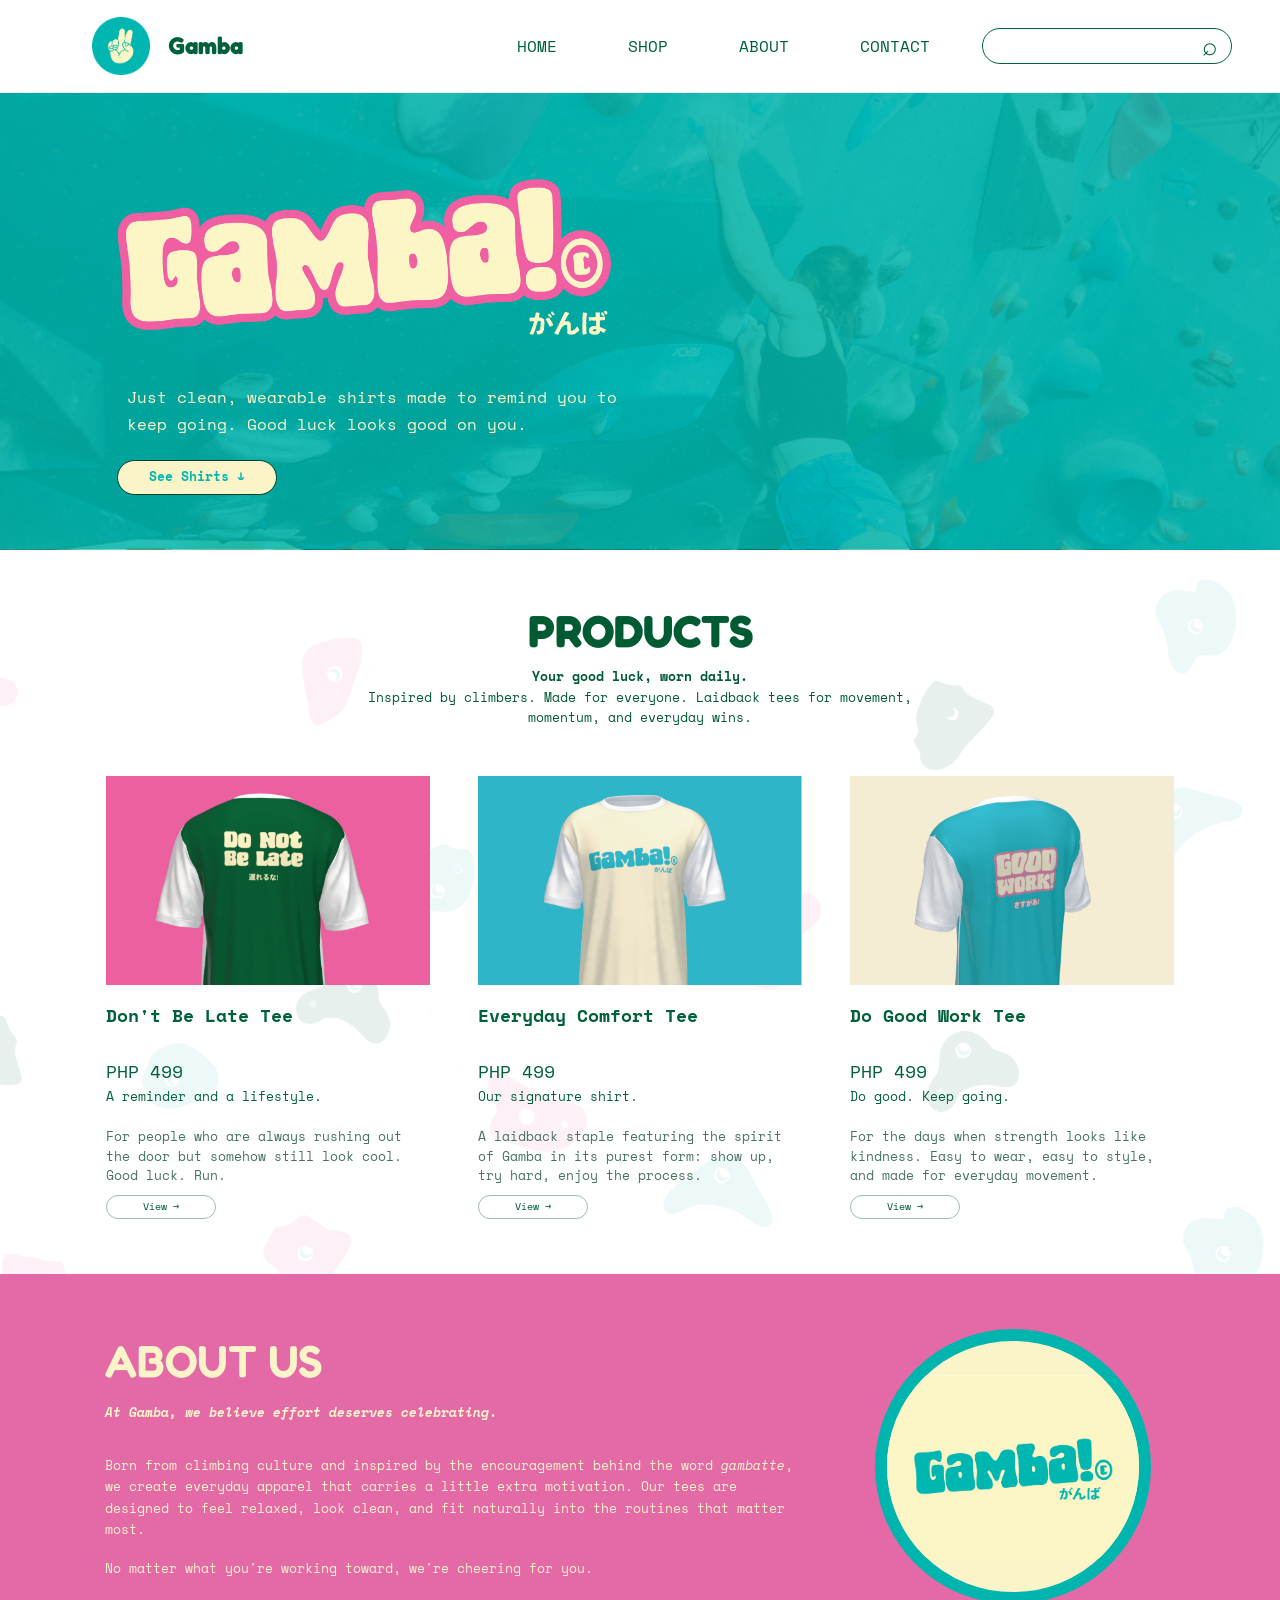
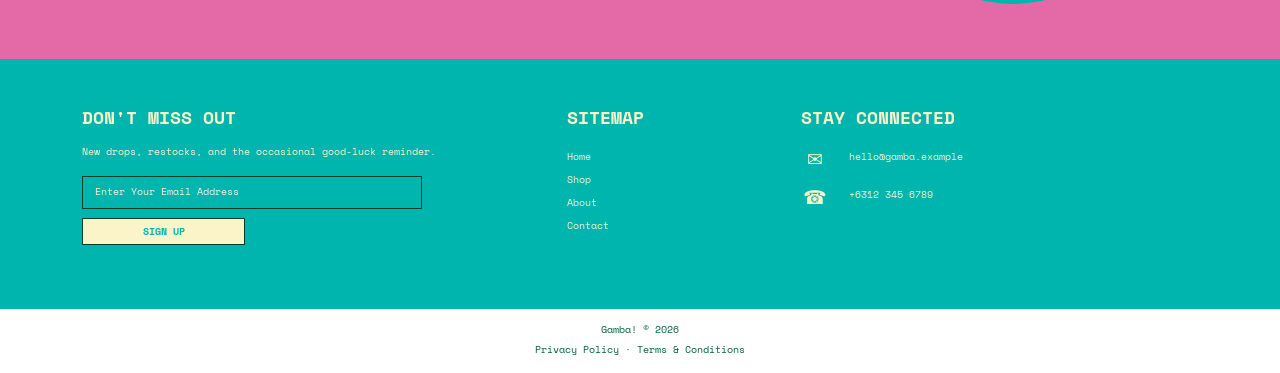
<file: index.html>
<!DOCTYPE html>
<html lang="en">

<head>
    <meta charset="UTF-8">
    <meta name="viewport" content="width=device-width, initial-scale=1">
    <meta name="description" content="Gamba! — good luck looks good on you.">
    <title>Home | Gamba</title>
    <link rel="preconnect" href="https://fonts.googleapis.com">
    <link rel="preconnect" href="https://fonts.gstatic.com" crossorigin>
    <link href="https://fonts.googleapis.com/css2?family=Fredoka:wght@400;500;600;700&family=Space+Mono:wght@400;700&display=swap" rel="stylesheet">
    <link href="https://cdn.jsdelivr.net/npm/bootstrap@5.3.3/dist/css/bootstrap.min.css" rel="stylesheet">
    <link rel="stylesheet" href="css/style.css">
</head>

<body>
    <header class="site-header">
        <nav class="navbar navbar-expand-lg">
            <div class="container-fluid px-lg-5">
                <a class="navbar-brand d-flex align-items-center" href="index.html">
                    <img src="images\gambaheaderlogo.png" alt="Gamba! logo" class="brand-logo">
                    <span class="brand-name">Gamba</span>
                </a>
                <button class="navbar-toggler" type="button" data-bs-toggle="collapse" data-bs-target="#mainNavbar" aria-controls="mainNavbar" aria-expanded="false" aria-label="Toggle navigation"><span class="navbar-toggler-icon"></span></button>
                <div class="collapse navbar-collapse" id="mainNavbar">
                    <ul class="navbar-nav ms-auto m-4">
                        <li class="nav-item"><a class="nav-link" href="index.html">Home</a></li>
                        <li class="nav-item"><a class="nav-link" href="index.html#products">Shop</a></li>
                        <li class="nav-item"><a class="nav-link" href="index.html#about">About</a></li>
                        <li class="nav-item"><a class="nav-link" href="contact-us.html">Contact</a></li>
                    </ul>
                    <form class="search-form d-flex" action="index.html" method="get" role="search">
                        <input class="form-control" type="search" name="search" aria-label="Search products">
                        <button class="search-btn" type="submit" aria-label="Search">⌕</button>
                    </form>
                </div>
            </div>
        </nav>
    </header>

    <main>
        <section class="hero-section">
            <div class="container hero-content">
                <div class="hero-copy">
                    <img src="images\herosectionlogo.png" alt="Gamba!" class="hero-logo">

                    <p class="hero-tagline">Just clean, wearable shirts made to remind you to
                        <br class="desktop-break"> keep going. Good luck looks good on you.</p>
                    <a href="#products" class="btn hero-cta">See Shirts ↓</a>
                </div>
            </div>
        </section>

        <section class="products-section section-pad" id="products">
            <div class="container">
                <div class="section-heading text-center">
                    <h2>PRODUCTS</h2>
                    <p><strong>Your good luck, worn daily.</strong>
                        <br>Inspired by climbers. Made for everyone. Laidback tees for movement,
                        <br class="desktop-break"> momentum, and everyday wins.</p>
                </div>
                <div class="row g-4 product-grid">
                    <div class="col-md-4">
                        <article class="product-card" data-product-name="don't be late tee">
                            <a class="product-image-link" href="dont-be-late-tee.html"><img src="images\dont-be-late-shirt.png" alt="Don't Be Late green T-shirt"></a>
                            <h3>Don't Be Late Tee</h3>
                            <p class="price">PHP 499</p>
                            <p class="product-short">A reminder and a lifestyle.</p>
                            <p class="product-description">For people who are always rushing out the door but somehow still look cool. Good luck. Run.</p>
                            <a href="dont-be-late-tee.html" class="view-link">View →</a>
                        </article>
                    </div>
                    <div class="col-md-4">
                        <article class="product-card" data-product-name="everyday comfort tee">
                            <a class="product-image-link" href="everyday-comfort-tee.html"><img src="images\everyday-comfort-shirt.png" alt="Everyday Comfort cream T-shirt"></a>
                            <h3>Everyday Comfort Tee</h3>
                            <p class="price">PHP 499</p>
                            <p class="product-short">Our signature shirt.</p>
                            <p class="product-description">A laidback staple featuring the spirit of Gamba in its purest form: show up, try hard, enjoy the process.</p>
                            <a href="everyday-comfort-tee.html" class="view-link">View →</a>
                        </article>
                    </div>
                    <div class="col-md-4">
                        <article class="product-card" data-product-name="do good work tee">
                            <a class="product-image-link" href="do-good-work-tee.html"><img src="images\do-good-work-shirt.png" alt="Do Good Work teal T-shirt"></a>
                            <h3>Do Good Work Tee</h3>
                            <p class="price">PHP 499</p>
                            <p class="product-short">Do good. Keep going.</p>
                            <p class="product-description">For the days when strength looks like kindness. Easy to wear, easy to style, and made for everyday movement.</p>
                            <a href="do-good-work-tee.html" class="view-link">View →</a>
                        </article>
                    </div>
                </div>
                <p id="noResults" class="no-results d-none text-center">No shirts found. Try another search.</p>
            </div>
        </section>

        <section class="about-section section-pad" id="about">
            <div class="container">
                <div class="row align-items-center g-5">
                    <div class="col-lg-8 about-us">
                        <h2>ABOUT US</h2>
                        <p class="about-lead">At Gamba, we believe effort deserves celebrating.</p>
                        <p>Born from climbing culture and inspired by the encouragement behind the word <em>gambatte</em>, we create everyday apparel that carries a little extra motivation. Our tees are designed to feel relaxed, look clean, and fit naturally
                            into the routines that matter most.</p>
                        <p>No matter what you're working toward, we're cheering for you.</p>
                    </div>
                    <div class="col-lg-4 text-center"><img src="images\gamba-logo-source.png" alt="Gamba! round logo" class="about-logo-image"></div>
                </div>
            </div>
        </section>
    </main>

    <footer>
        <div class="footer-main">
            <div class="container">
                <div class="row g-5">
                    <div class="col-lg-5">
                        <h2 class="footer-title">DON'T MISS OUT</h2>
                        <p>New drops, restocks, and the occasional good-luck reminder.</p>
                        <form class="newsletter-form" id="newsletterForm">
                            <label for="newsletterEmail" class="visually-hidden">Your email address</label>
                            <input class="form-control" type="email" id="newsletterEmail" placeholder="Enter Your Email Address" required>
                            <button class="btn newsletter-btn" type="submit">SIGN UP</button>
                            <p id="newsletterMessage" class="form-message" aria-live="polite"></p>
                        </form>
                    </div>
                    <div class="col-6 col-lg-2">
                        <h2 class="footer-title">SITEMAP</h2>
                        <ul class="footer-links">
                            <li><a href="index.html">Home</a></li>
                            <li><a href="index.html#products">Shop</a></li>
                            <li><a href="index.html#about">About</a></li>
                            <li><a href="contact-us.html">Contact</a></li>
                        </ul>
                    </div>
                    <div class="col-6 col-lg-4 stay-connected">
                        <h2 class="footer-title">STAY CONNECTED</h2>
                        <ul class="contact-list">
                            <li><span class="contact-icon">✉</span><a href="mailto:hello@gamba.example">hello@gamba.example</a></li>
                            <li><span class="contact-icon">☎︎</span><a href="tel:+631234567890">+6312 345 6789</a></li>
                        </ul>
                    </div>
                </div>
            </div>
        </div>
        <div class="footer-bottom">
            <p>Gamba! © 2026</p>
            <p><a href="privacy-policy.html">Privacy Policy</a> · <a href="terms-and-conditions.html">Terms &amp; Conditions</a></p>
        </div>
    </footer>

    <script src="https://cdn.jsdelivr.net/npm/bootstrap@5.3.3/dist/js/bootstrap.bundle.min.js"></script>
    <script src="js/script.js"></script>
</body>

</html>
</file>
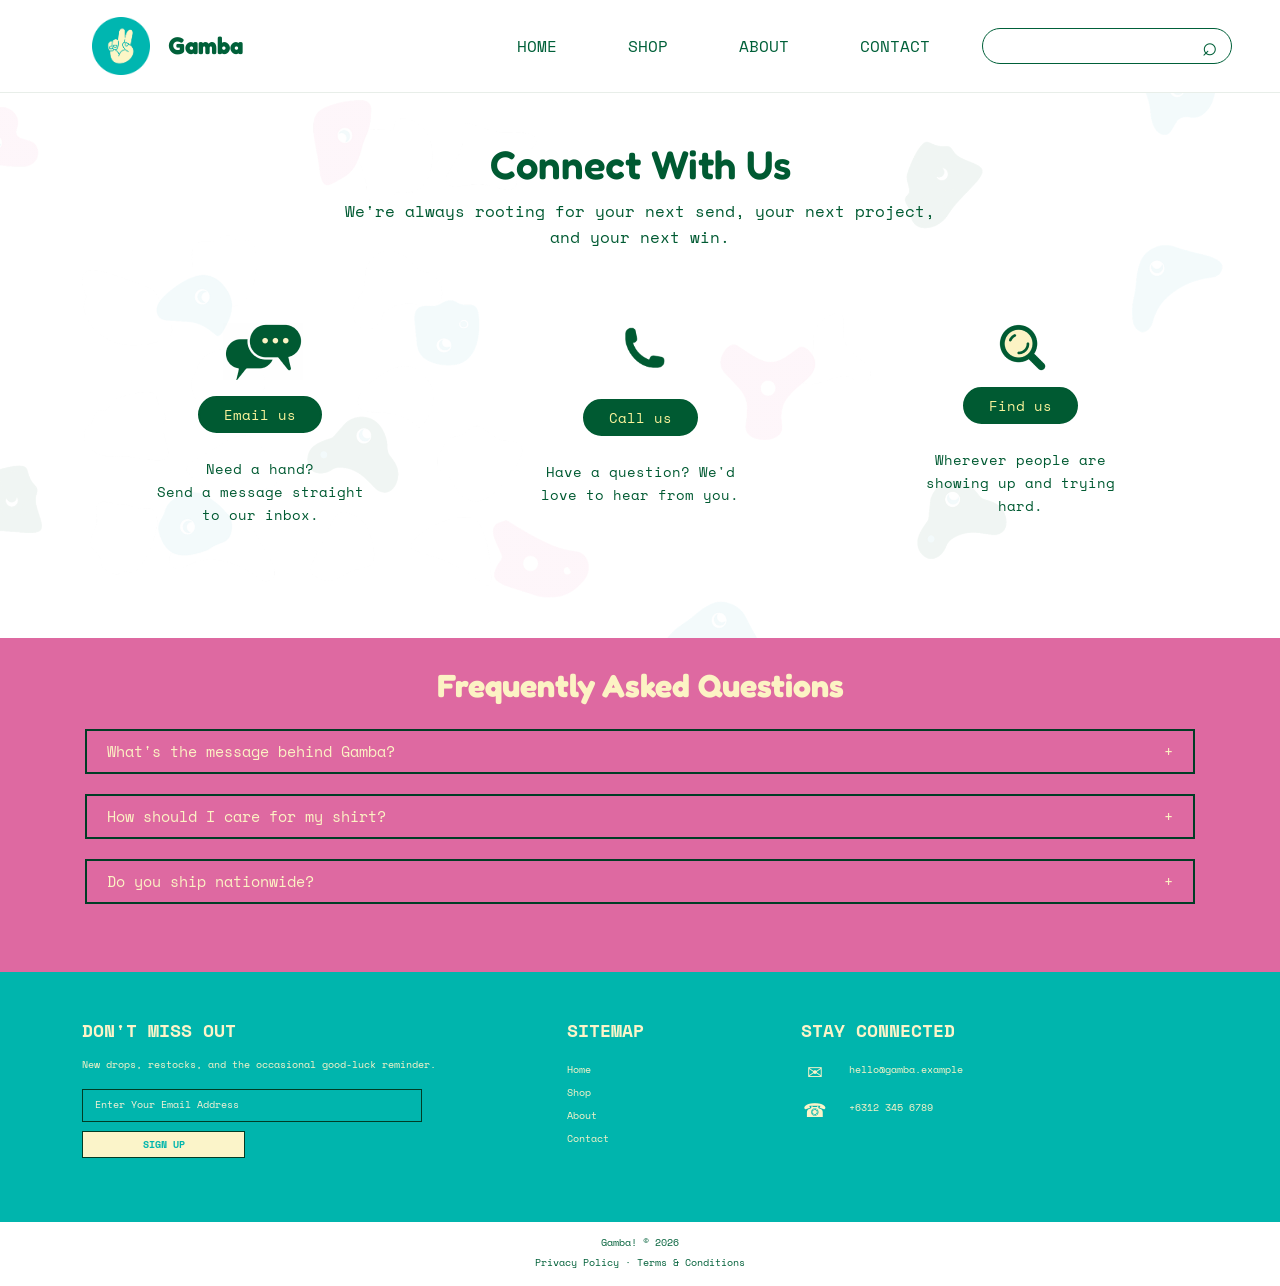
<file: contact-us.html>
<!DOCTYPE html>
<html lang="en">

<head>
    <meta charset="UTF-8">
    <meta name="viewport" content="width=device-width, initial-scale=1">
    <meta name="description" content="Gamba! — good luck looks good on you.">
    <title>Contact Us | Gamba</title>
    <link rel="preconnect" href="https://fonts.googleapis.com">
    <link rel="preconnect" href="https://fonts.gstatic.com" crossorigin>
    <link href="https://fonts.googleapis.com/css2?family=Fredoka:wght@400;500;600;700&family=Space+Mono:wght@400;700&display=swap" rel="stylesheet">
    <link href="https://cdn.jsdelivr.net/npm/bootstrap@5.3.3/dist/css/bootstrap.min.css" rel="stylesheet">
    <link rel="stylesheet" href="css/style.css">
</head>

<body>
    <header class="site-header">
        <nav class="navbar navbar-expand-lg">
            <div class="container-fluid px-lg-5">
                <a class="navbar-brand d-flex align-items-center" href="index.html">
                    <img src="images\gambaheaderlogo.png" alt="Gamba! logo" class="brand-logo">
                    <span class="brand-name">Gamba</span>
                </a>
                <button class="navbar-toggler" type="button" data-bs-toggle="collapse" data-bs-target="#mainNavbar" aria-controls="mainNavbar" aria-expanded="false" aria-label="Toggle navigation"><span class="navbar-toggler-icon"></span></button>
                <div class="collapse navbar-collapse" id="mainNavbar">
                    <ul class="navbar-nav ms-auto m-4">
                        <li class="nav-item"><a class="nav-link" href="index.html">Home</a></li>
                        <li class="nav-item"><a class="nav-link" href="index.html#products">Shop</a></li>
                        <li class="nav-item"><a class="nav-link" href="index.html#about">About</a></li>
                        <li class="nav-item"><a class="nav-link" href="contact-us.html">Contact</a></li>
                    </ul>
                    <form class="search-form d-flex" action="index.html" method="get" role="search">
                        <input class="form-control" type="search" name="search" aria-label="Search products">
                        <button class="search-btn" type="submit" aria-label="Search">⌕</button>
                    </form>
                </div>
            </div>
        </nav>
    </header>

    <!-- MAIN CONTENT -->
    <div class="connect-bg-wrapper">
        <main class="container py-5">
            <div class="text-center mb-5">
                <h1 class="connect-title">Connect With Us</h1>
                <p class="connect-subtitle mx-auto">
                    We're always rooting for your next send, your next project,
                    <br> and your next win.
                </p>
            </div>

            <div class="row g-4 text-center mb-5 justify-content-center">

                <!-- Column 1: Email -->
                <div class="col-12 col-md-4 d-flex flex-column align-items-center">
                    <div class="connect-icon-box mb-3">
                        <img src="images\email.png" alt="Email us" class="connect-icon">
                    </div>
                    <button type="button" id="toggleEmailFormBtn" class="connect-pill connect-pill-link mb-3" aria-expanded="false" aria-controls="contact-form-section">
                        Email us
                    </button>
                    <p class="connect-text">
                        Need a hand?
                        <br> Send a message straight
                        <br> to our inbox.
                    </p>
                </div>

                <!-- Column 2: Call -->
                <div class="col-12 col-md-4 d-flex flex-column align-items-center">
                    <div class="connect-icon-box mb-3">
                        <img src="images\call.png" alt="Call us" class="connect-icon">
                    </div>
                    <span class="connect-pill mb-3">Call us</span>
                    <p class="connect-text">
                        Have a question? We'd
                        <br> love to hear from you.
                    </p>
                </div>

                <!-- Column 3: Find -->
                <div class="col-12 col-md-4 d-flex flex-column align-items-center">
                    <div class="connect-icon-box mb-3">
                        <img src="images\find-us.png" alt="Find us" class="connect-icon">
                    </div>
                    <span class="connect-pill mb-3">Find us</span>
                    <p class="connect-text">
                        Wherever people are
                        <br> showing up and trying
                        <br> hard.
                    </p>
                </div>
            </div>

            <!-- CONTACT FORM -->
            <section id="contact-form-section" class="my-5 mx-auto d-none" style="max-width: 600px;">
                <h2 class="connect-title fs-2 text-center mb-4">Send Us a Message</h2>
                <form id="contactForm" class="contact-card text-start p-4 rounded">
                    <div class="mb-3">
                        <label for="emailSubject" class="form-label">Subject</label>
                        <input type="text" class="form-control" id="emailSubject" name="subject" value="Question about mode of payment" required>
                    </div>

                    <div class="mb-3">
                        <label for="emailMessage" class="form-label">Message</label>
                        <textarea class="form-control" id="emailMessage" name="message" rows="4" required>Hello. Do you accept cash on delivery within Metro Manila?</textarea>
                    </div>

                    <button type="submit" class="connect-pill connect-pill-link w-100">Send Email</button>
                    <p id="formStatus" class="mt-2 mb-0 text-center" aria-live="polite"></p>
                </form>
            </section>

        </main>
    </div>

    <section class="faq-section">
        <h2 id="faq-heading" class="text-center fw-bold mb-4">Frequently Asked Questions</h2>

        <div class="faq-list mx-auto">
            <details class="faq-item">
                <summary class="faq-question">
                    <span>What's the message behind Gamba?</span>
                    <span class="faq-icon" aria-hidden="true">+</span>
                </summary>
            </details>

            <details class="faq-item">
                <summary class="faq-question">
                    <span>How should I care for my shirt?</span>
                    <span class="faq-icon" aria-hidden="true">+</span>
                </summary>
            </details>

            <details class="faq-item">
                <summary class="faq-question">
                    <span>Do you ship nationwide?</span>
                    <span class="faq-icon" aria-hidden="true">+</span>
                </summary>
            </details>
        </div>
    </section>

    <footer>
        <div class="footer-main">
            <div class="container">
                <div class="row g-5">
                    <div class="col-lg-5">
                        <h2 class="footer-title">DON'T MISS OUT</h2>
                        <p>New drops, restocks, and the occasional good-luck reminder.</p>
                        <form class="newsletter-form" id="newsletterForm">
                            <label for="newsletterEmail" class="visually-hidden">Your email address</label>
                            <input class="form-control" type="email" id="newsletterEmail" placeholder="Enter Your Email Address" required>
                            <button class="btn newsletter-btn" type="submit">SIGN UP</button>
                            <p id="newsletterMessage" class="form-message" aria-live="polite"></p>
                        </form>
                    </div>
                    <div class="col-6 col-lg-2">
                        <h2 class="footer-title">SITEMAP</h2>
                        <ul class="footer-links">
                            <li><a href="index.html">Home</a></li>
                            <li><a href="index.html#products">Shop</a></li>
                            <li><a href="index.html#about">About</a></li>
                            <li><a href="contact-us.html">Contact</a></li>
                        </ul>
                    </div>
                    <div class="col-6 col-lg-4 stay-connected">
                        <h2 class="footer-title">STAY CONNECTED</h2>
                        <ul class="contact-list">
                            <li><span class="contact-icon">✉</span><a href="mailto:hello@gamba.example">hello@gamba.example</a></li>
                            <li><span class="contact-icon">☎︎</span><a href="tel:+631234567890">+6312 345 6789</a></li>
                        </ul>
                    </div>
                </div>
            </div>
        </div>
        <div class="footer-bottom">
            <p>Gamba! © 2026</p>
            <p><a href="privacy-policy.html">Privacy Policy</a> · <a href="terms-and-conditions.html">Terms &amp; Conditions</a></p>
        </div>
    </footer>
    <script src="https://cdn.jsdelivr.net/npm/bootstrap@5.3.3/dist/js/bootstrap.bundle.min.js"></script>
    <script src="js/script.js"></script>
</body>

</html>
</file>
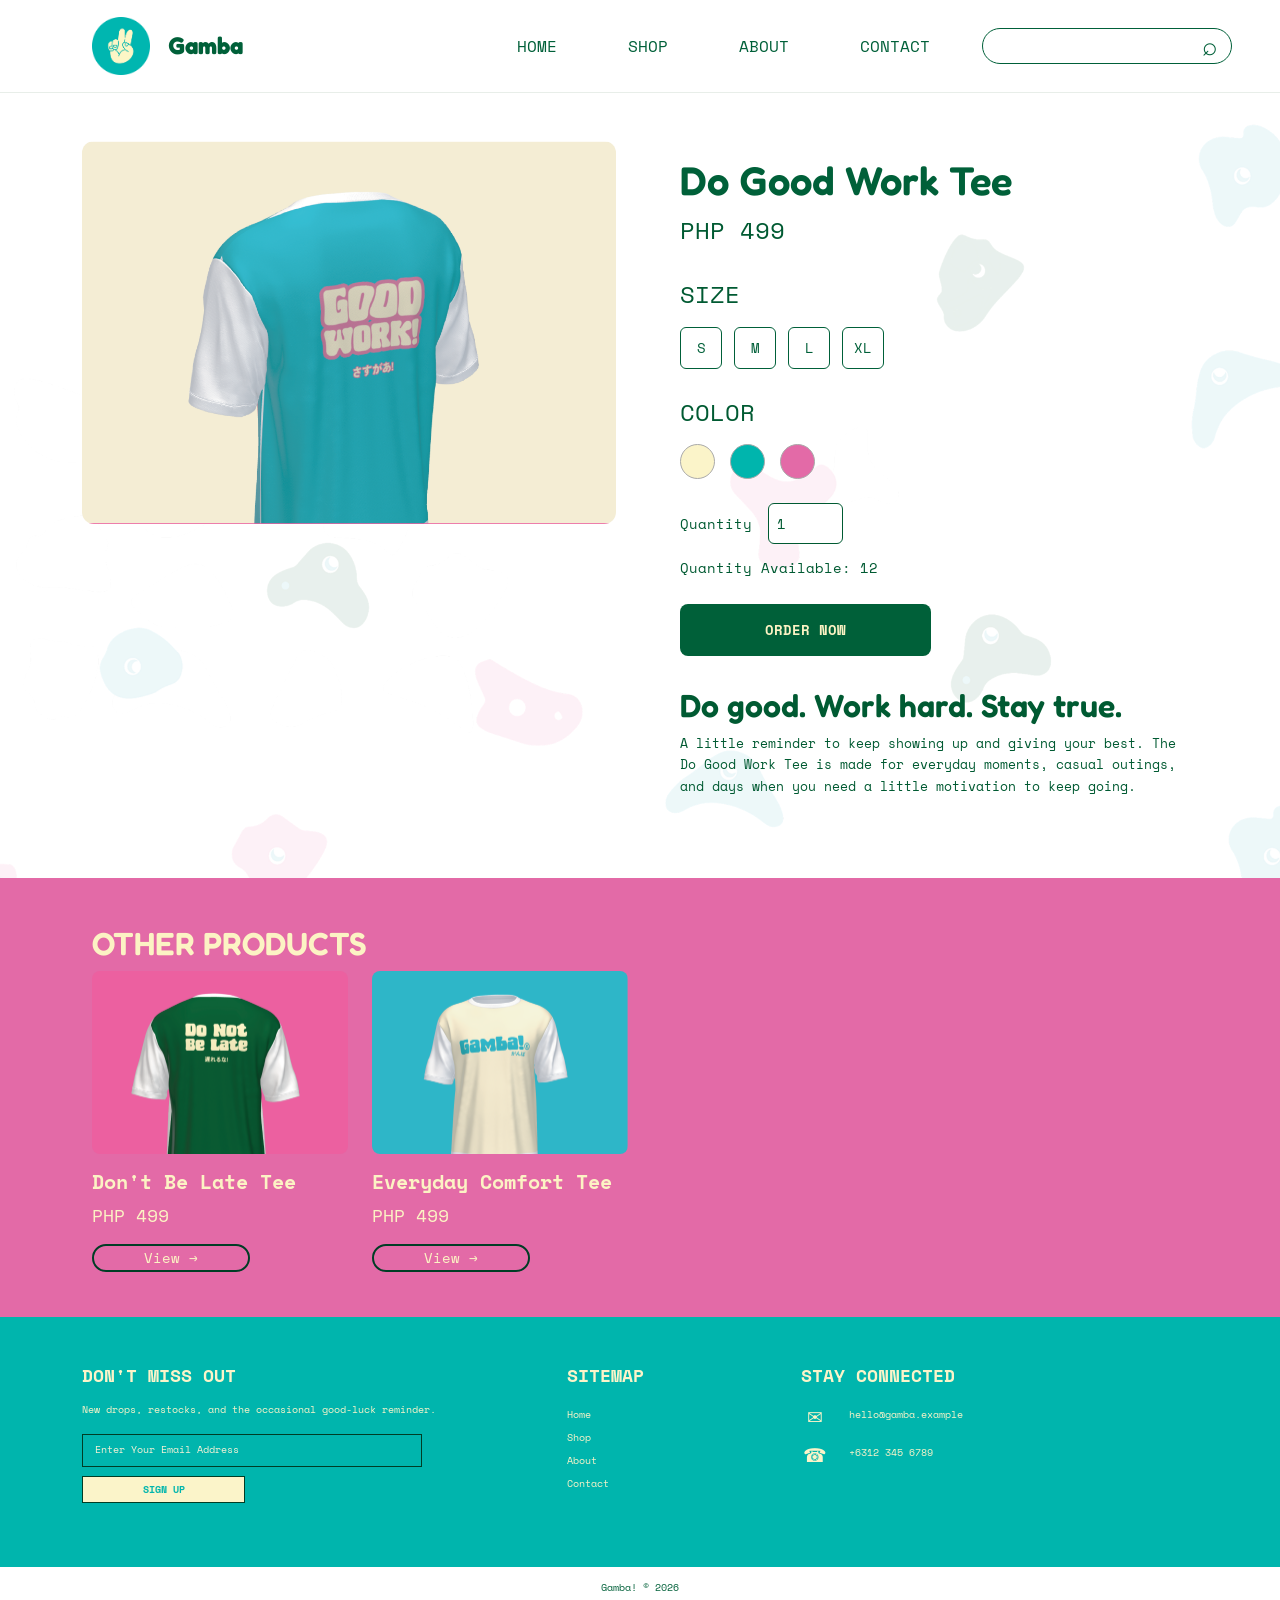
<file: do-good-work-tee.html>
<!DOCTYPE html>
<html lang="en">

<head>
    <meta charset="UTF-8">
    <meta name="viewport" content="width=device-width, initial-scale=1">
    <meta name="description" content="Gamba! — good luck looks good on you.">
    <title>Do Good Work Tee | Gamba</title>
    <link rel="preconnect" href="https://fonts.googleapis.com">
    <link rel="preconnect" href="https://fonts.gstatic.com" crossorigin>
    <link href="https://fonts.googleapis.com/css2?family=Fredoka:wght@400;500;600;700&family=Space+Mono:wght@400;700&display=swap" rel="stylesheet">
    <link href="https://cdn.jsdelivr.net/npm/bootstrap@5.3.3/dist/css/bootstrap.min.css" rel="stylesheet">
    <link rel="stylesheet" href="css/style.css">
</head>

<body>
    <header class="site-header">
        <nav class="navbar navbar-expand-lg">
            <div class="container-fluid px-lg-5">
                <a class="navbar-brand d-flex align-items-center" href="index.html">
                    <img src="images\gambaheaderlogo.png" alt="Gamba! logo" class="brand-logo">
                    <span class="brand-name">Gamba</span>
                </a>
                <button class="navbar-toggler" type="button" data-bs-toggle="collapse" data-bs-target="#mainNavbar" aria-controls="mainNavbar" aria-expanded="false" aria-label="Toggle navigation"><span class="navbar-toggler-icon"></span></button>
                <div class="collapse navbar-collapse" id="mainNavbar">
                    <ul class="navbar-nav ms-auto m-4">
                        <li class="nav-item"><a class="nav-link" href="index.html">Home</a></li>
                        <li class="nav-item"><a class="nav-link" href="index.html#products">Shop</a></li>
                        <li class="nav-item"><a class="nav-link" href="index.html#about">About</a></li>
                        <li class="nav-item"><a class="nav-link" href="contact-us.html">Contact</a></li>
                    </ul>
                    <form class="search-form d-flex" action="index.html" method="get" role="search">
                        <input class="form-control" type="search" name="search" aria-label="Search products">
                        <button class="search-btn" type="submit" aria-label="Search">⌕</button>
                    </form>
                </div>
            </div>
        </nav>
    </header>

    <main>

        <!-- PRODUCT DETAILS -->
        <section class="product-section">
            <div class="container">
                <div class="row align-items-start g-5">

                    <!-- Product Image -->
                    <div class="col-md-6">
                        <div class="product-image-container">

                            <img src="images/do-good-work-shirt.png" alt="Do Good Work Tee" class="product-main-image">

                        </div>
                    </div>

                    <!-- Product Information -->
                    <div class="col-md-6">
                        <div class="product-info">

                            <h1 class="product-title">Do Good Work Tee</h1>
                            <p class="product-price">PHP 499</p>

                            <!-- ORDER FORM -->
                            <form id="orderForm" data-product="Do Good Work Tee">

                                <!-- Size Selection -->
                                <fieldset class="product-option">
                                    <legend>SIZE</legend>

                                    <div class="size-options">

                                        <label>
                                            <input type="radio" name="size" value="S" required>
                                            <span>S</span>
                                        </label>

                                        <label>
                                            <input type="radio" name="size" value="M">
                                            <span>M</span>
                                        </label>

                                        <label>
                                            <input type="radio" name="size" value="L">
                                            <span>L</span>
                                        </label>

                                        <label>
                                            <input type="radio" name="size" value="XL">
                                            <span>XL</span>
                                        </label>

                                    </div>
                                </fieldset>

                                <!-- Color Selection -->
                                <fieldset class="product-option">
                                    <legend>COLOR</legend>

                                    <div class="color-options">

                                        <label>
                                            <input type="radio" name="color" value="Cream" aria-label="Cream" required>
                                            <span class="color-swatch cream-swatch"></span>
                                        </label>

                                        <label>
                                            <input type="radio" name="color" value="Teal" aria-label="Teal">
                                            <span class="color-swatch teal-swatch"></span>
                                        </label>

                                        <label>
                                            <input type="radio" name="color" value="Pink" aria-label="Pink">
                                            <span class="color-swatch pink-swatch"></span>
                                        </label>

                                    </div>
                                </fieldset>

                                <!-- Quantity -->
                                <div class="quantity-row">

                                    <label for="quantity">Quantity</label>

                                    <input type="number" id="quantity" name="quantity" min="1" max="10" value="1" required>

                                </div>

                                <p class="stock-label">Quantity Available: 12</p>

                                <!-- Order Button -->
                                <button type="submit" class="order-button">
                                    ORDER NOW
                                </button>

                            </form>

                            <!-- Product Description -->
                            <div class="product-description">

                                <h2>Do good. Work hard. Stay true.</h2>

                                <p>
                                    A little reminder to keep showing up and giving your best. The Do Good Work Tee is made for everyday moments, casual outings, and days when you need a little motivation to keep going.
                                </p>

                            </div>

                        </div>
                    </div>

                </div>
            </div>
        </section>

        <!-- OTHER PRODUCTS -->
        <section class="other-products-section">
            <div class="container">

                <h2 class="other-products-title">OTHER PRODUCTS</h2>

                <div class="row g-4">

                    <!-- Don't Be Late Tee -->
                    <div class="col-6 col-md-3">
                        <a href="dont-be-late-tee.html" class="other-product-card">

                            <img src="images/dont-be-late-shirt.png" alt="Don't Be Late Tee">

                            <h3>Don't Be Late Tee</h3>
                            <p>PHP 499</p>

                            <span class="view-product-link">View →</span>

                        </a>
                    </div>

                    <!-- Everyday Comfort Tee -->
                    <div class="col-6 col-md-3">
                        <a href="everyday-comfort-tee.html" class="other-product-card">

                            <img src="images/everyday-comfort-shirt.png" alt="Everyday Comfort Tee">

                            <h3>Everyday Comfort Tee</h3>
                            <p>PHP 499</p>

                            <span class="view-product-link">View →</span>

                        </a>
                    </div>

                </div>
            </div>
        </section>

    </main>


    <footer>
        <div class="footer-main">
            <div class="container">
                <div class="row g-5">
                    <div class="col-lg-5">
                        <h2 class="footer-title">DON'T MISS OUT</h2>
                        <p>New drops, restocks, and the occasional good-luck reminder.</p>
                        <form class="newsletter-form" id="newsletterForm">
                            <label for="newsletterEmail" class="visually-hidden">Your email address</label>
                            <input class="form-control" type="email" id="newsletterEmail" placeholder="Enter Your Email Address" required>
                            <button class="btn newsletter-btn" type="submit">SIGN UP</button>
                            <p id="newsletterMessage" class="form-message" aria-live="polite"></p>
                        </form>
                    </div>
                    <div class="col-6 col-lg-2">
                        <h2 class="footer-title">SITEMAP</h2>
                        <ul class="footer-links">
                            <li><a href="index.html">Home</a></li>
                            <li><a href="index.html#products">Shop</a></li>
                            <li><a href="index.html#about">About</a></li>
                            <li><a href="contact-us.html">Contact</a></li>
                        </ul>
                    </div>
                    <div class="col-6 col-lg-4 stay-connected">
                        <h2 class="footer-title">STAY CONNECTED</h2>
                        <ul class="contact-list">
                            <li><span class="contact-icon">✉</span><a href="mailto:hello@gamba.example">hello@gamba.example</a></li>
                            <li><span class="contact-icon">☎︎</span><a href="tel:+631234567890">+6312 345 6789</a></li>
                        </ul>
                    </div>
                </div>
            </div>
        </div>
        <div class="footer-bottom">
            <p>Gamba! © 2026</p>
            <p><a href="privacy-policy.html">Privacy Policy</a> · <a href="terms-and-conditions.html">Terms &amp; Conditions</a></p>
        </div>
    </footer>
    <script src="https://cdn.jsdelivr.net/npm/bootstrap@5.3.3/dist/js/bootstrap.bundle.min.js"></script>
    <script src="js/script.js"></script>
</body>

</html>
</file>
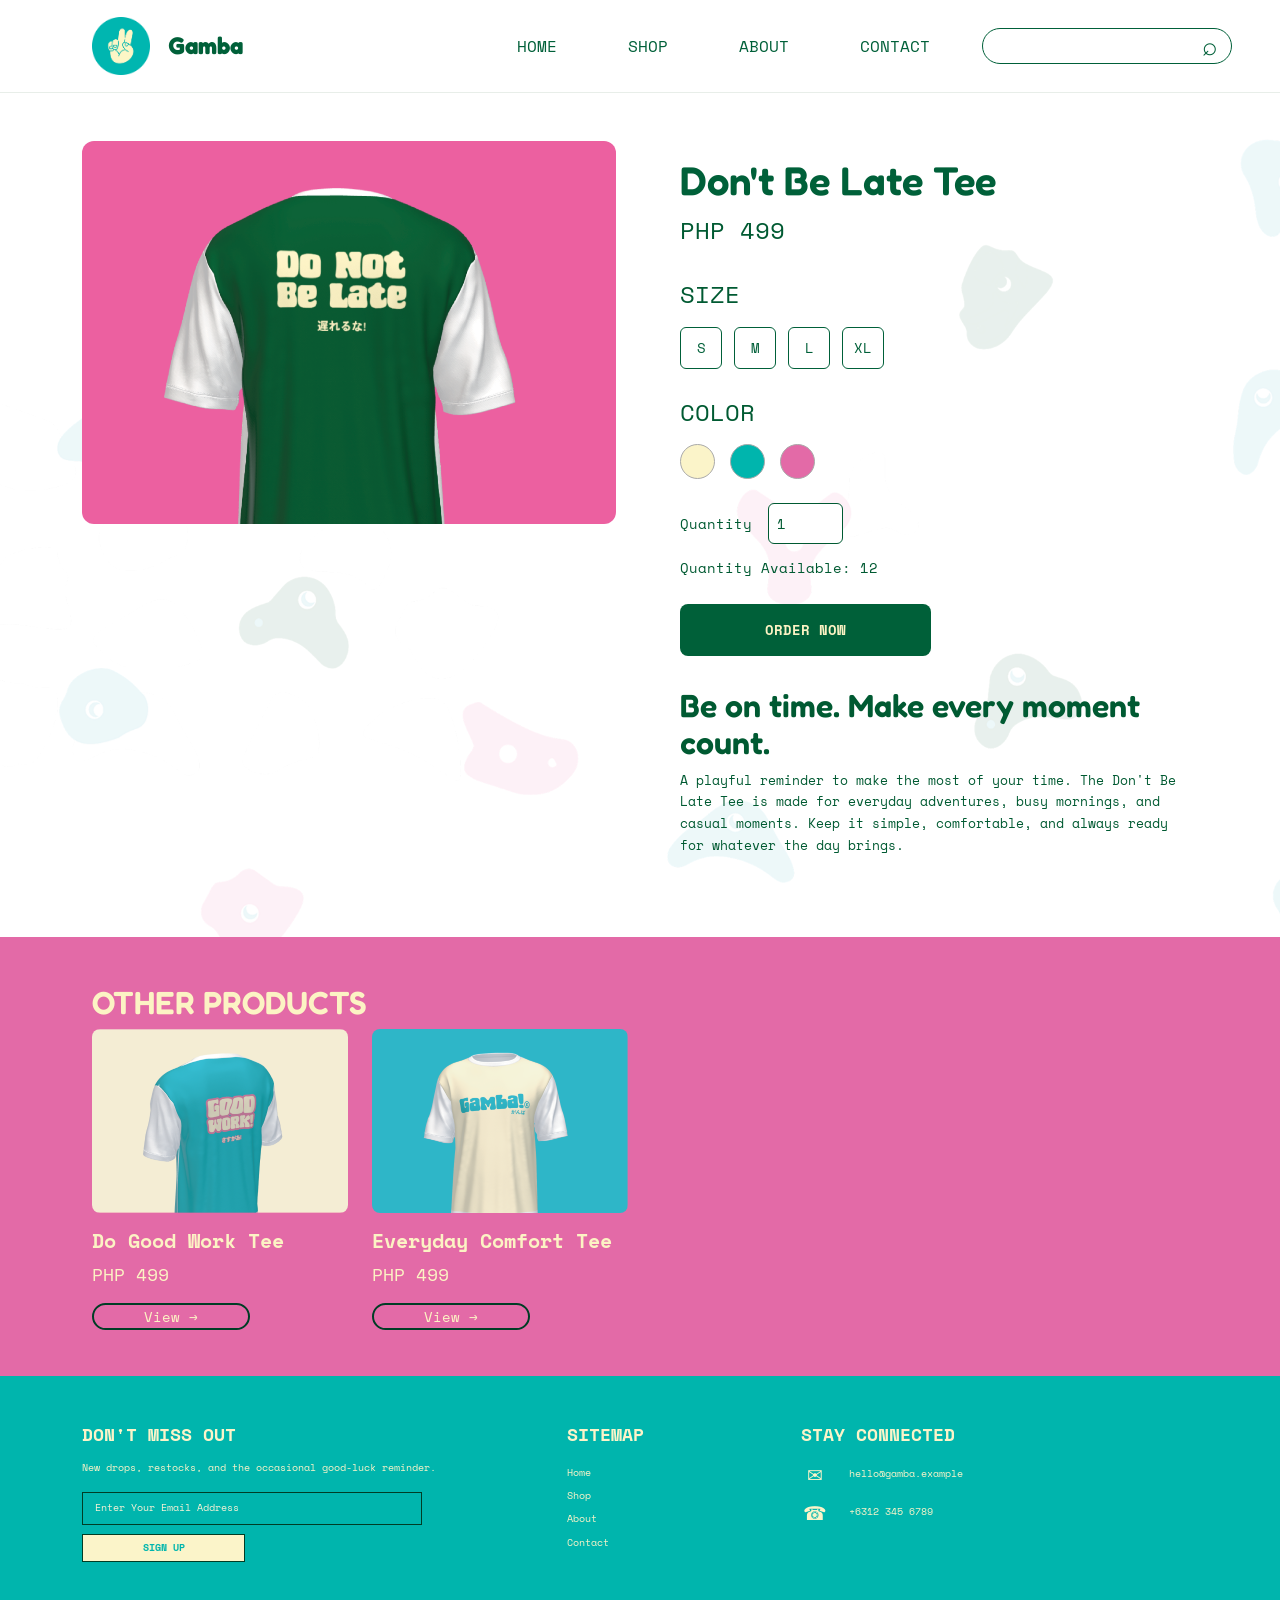
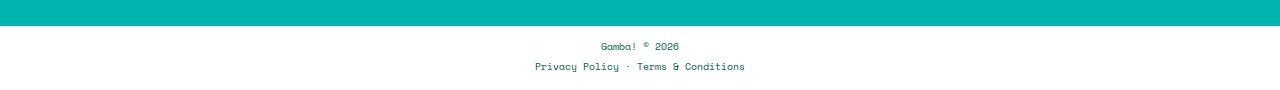
<file: dont-be-late-tee.html>
<!DOCTYPE html>
<html lang="en">

<head>
    <meta charset="UTF-8">
    <meta name="viewport" content="width=device-width, initial-scale=1">
    <meta name="description" content="Gamba! — good luck looks good on you.">
    <title>Don't Be Late Tee | Gamba</title>
    <link rel="preconnect" href="https://fonts.googleapis.com">
    <link rel="preconnect" href="https://fonts.gstatic.com" crossorigin>
    <link href="https://fonts.googleapis.com/css2?family=Fredoka:wght@400;500;600;700&family=Space+Mono:wght@400;700&display=swap" rel="stylesheet">
    <link href="https://cdn.jsdelivr.net/npm/bootstrap@5.3.3/dist/css/bootstrap.min.css" rel="stylesheet">
    <link rel="stylesheet" href="css/style.css">
</head>

<body>
    <header class="site-header">
        <nav class="navbar navbar-expand-lg">
            <div class="container-fluid px-lg-5">
                <a class="navbar-brand d-flex align-items-center" href="index.html">
                    <img src="images\gambaheaderlogo.png" alt="Gamba! logo" class="brand-logo">
                    <span class="brand-name">Gamba</span>
                </a>
                <button class="navbar-toggler" type="button" data-bs-toggle="collapse" data-bs-target="#mainNavbar" aria-controls="mainNavbar" aria-expanded="false" aria-label="Toggle navigation"><span class="navbar-toggler-icon"></span></button>
                <div class="collapse navbar-collapse" id="mainNavbar">
                    <ul class="navbar-nav ms-auto m-4">
                        <li class="nav-item"><a class="nav-link" href="index.html">Home</a></li>
                        <li class="nav-item"><a class="nav-link" href="index.html#products">Shop</a></li>
                        <li class="nav-item"><a class="nav-link" href="index.html#about">About</a></li>
                        <li class="nav-item"><a class="nav-link" href="contact-us.html">Contact</a></li>
                    </ul>
                    <form class="search-form d-flex" action="index.html" method="get" role="search">
                        <input class="form-control" type="search" name="search" aria-label="Search products">
                        <button class="search-btn" type="submit" aria-label="Search">⌕</button>
                    </form>
                </div>
            </div>
        </nav>
    </header>

    <main>

        <!-- PRODUCT DETAILS -->
        <section class="product-section">
            <div class="container">
                <div class="row align-items-start g-5">

                    <!-- Product Image -->
                    <div class="col-md-6">
                        <div class="product-image-container">
                            <img src="images/dont-be-late-shirt.png" alt="Don't Be Late Tee" class="product-main-image">
                        </div>
                    </div>

                    <!-- Product Information -->
                    <div class="col-md-6">
                        <div class="product-info">

                            <h1 class="product-title">Don't Be Late Tee</h1>
                            <p class="product-price">PHP 499</p>

                            <form id="orderForm" data-product="Don't Be Late Tee">

                                <!-- Size Selection -->
                                <fieldset class="product-option">
                                    <legend>SIZE</legend>

                                    <div class="size-options">
                                        <label>
                                            <input type="radio" name="size" value="S" required>
                                            <span>S</span>
                                        </label>

                                        <label>
                                            <input type="radio" name="size" value="M">
                                            <span>M</span>
                                        </label>

                                        <label>
                                            <input type="radio" name="size" value="L">
                                            <span>L</span>
                                        </label>

                                        <label>
                                            <input type="radio" name="size" value="XL">
                                            <span>XL</span>
                                        </label>
                                    </div>
                                </fieldset>

                                <!-- Color Selection -->
                                <fieldset class="product-option">
                                    <legend>COLOR</legend>

                                    <div class="color-options">

                                        <label>
                                            <input type="radio" name="color" value="Cream" aria-label="Cream" required>
                                            <span class="color-swatch cream-swatch"></span>
                                        </label>

                                        <label>
                                            <input type="radio" name="color" value="Teal" aria-label="Teal">
                                            <span class="color-swatch teal-swatch"></span>
                                        </label>

                                        <label>
                                            <input type="radio" name="color" value="Pink" aria-label="Pink">
                                            <span class="color-swatch pink-swatch"></span>
                                        </label>

                                    </div>
                                </fieldset>

                                <!-- Quantity -->
                                <div class="quantity-row">
                                    <label for="quantity">Quantity</label>

                                    <input type="number" id="quantity" name="quantity" min="1" max="10" value="1" required>
                                </div>

                                <p class="stock-label">Quantity Available: 12</p>

                                <!-- Order Button -->
                                <button type="submit" class="order-button">
                                    ORDER NOW
                                </button>

                            </form>

                            <!-- Product Description -->
                            <div class="product-description">
                                <h2>Be on time. Make every moment count.</h2>

                                <p>
                                    A playful reminder to make the most of your time. The Don't Be Late Tee is made for everyday adventures, busy mornings, and casual moments. Keep it simple, comfortable, and always ready for whatever the day brings.
                                </p>
                            </div>

                        </div>
                    </div>

                </div>
            </div>
        </section>

        <!-- OTHER PRODUCTS -->
        <section class="other-products-section">
            <div class="container">

                <h2 class="other-products-title">OTHER PRODUCTS</h2>

                <div class="row g-4">

                    <!-- Do Good Work Tee -->
                    <div class="col-6 col-md-3">
                        <a href="do-good-work-tee.html" class="other-product-card">

                            <img src="images/do-good-work-shirt.png" alt="Do Good Work Tee">

                            <h3>Do Good Work Tee</h3>
                            <p>PHP 499</p>

                            <span class="view-product-link">View →</span>

                        </a>
                    </div>

                    <!-- Everyday Comfort Tee -->
                    <div class="col-6 col-md-3">
                        <a href="everyday-comfort-tee.html" class="other-product-card">

                            <img src="images/everyday-comfort-shirt.png" alt="Everyday Comfort Tee">

                            <h3>Everyday Comfort Tee</h3>
                            <p>PHP 499</p>

                            <span class="view-product-link">View →</span>

                        </a>
                    </div>

                </div>
            </div>
        </section>

    </main>

    <footer>
        <div class="footer-main">
            <div class="container">
                <div class="row g-5">
                    <div class="col-lg-5">
                        <h2 class="footer-title">DON'T MISS OUT</h2>
                        <p>New drops, restocks, and the occasional good-luck reminder.</p>
                        <form class="newsletter-form" id="newsletterForm">
                            <label for="newsletterEmail" class="visually-hidden">Your email address</label>
                            <input class="form-control" type="email" id="newsletterEmail" placeholder="Enter Your Email Address" required>
                            <button class="btn newsletter-btn" type="submit">SIGN UP</button>
                            <p id="newsletterMessage" class="form-message" aria-live="polite"></p>
                        </form>
                    </div>
                    <div class="col-6 col-lg-2">
                        <h2 class="footer-title">SITEMAP</h2>
                        <ul class="footer-links">
                            <li><a href="index.html">Home</a></li>
                            <li><a href="index.html#products">Shop</a></li>
                            <li><a href="index.html#about">About</a></li>
                            <li><a href="contact-us.html">Contact</a></li>
                        </ul>
                    </div>
                    <div class="col-6 col-lg-4 stay-connected">
                        <h2 class="footer-title">STAY CONNECTED</h2>
                        <ul class="contact-list">
                            <li><span class="contact-icon">✉</span><a href="mailto:hello@gamba.example">hello@gamba.example</a></li>
                            <li><span class="contact-icon">☎︎</span><a href="tel:+631234567890">+6312 345 6789</a></li>
                        </ul>
                    </div>
                </div>
            </div>
        </div>
        <div class="footer-bottom">
            <p>Gamba! © 2026</p>
            <p><a href="privacy-policy.html">Privacy Policy</a> · <a href="terms-and-conditions.html">Terms &amp; Conditions</a></p>
        </div>
    </footer>
    <script src="https://cdn.jsdelivr.net/npm/bootstrap@5.3.3/dist/js/bootstrap.bundle.min.js"></script>
    <script src="js/script.js"></script>
</body>

</html>
</file>
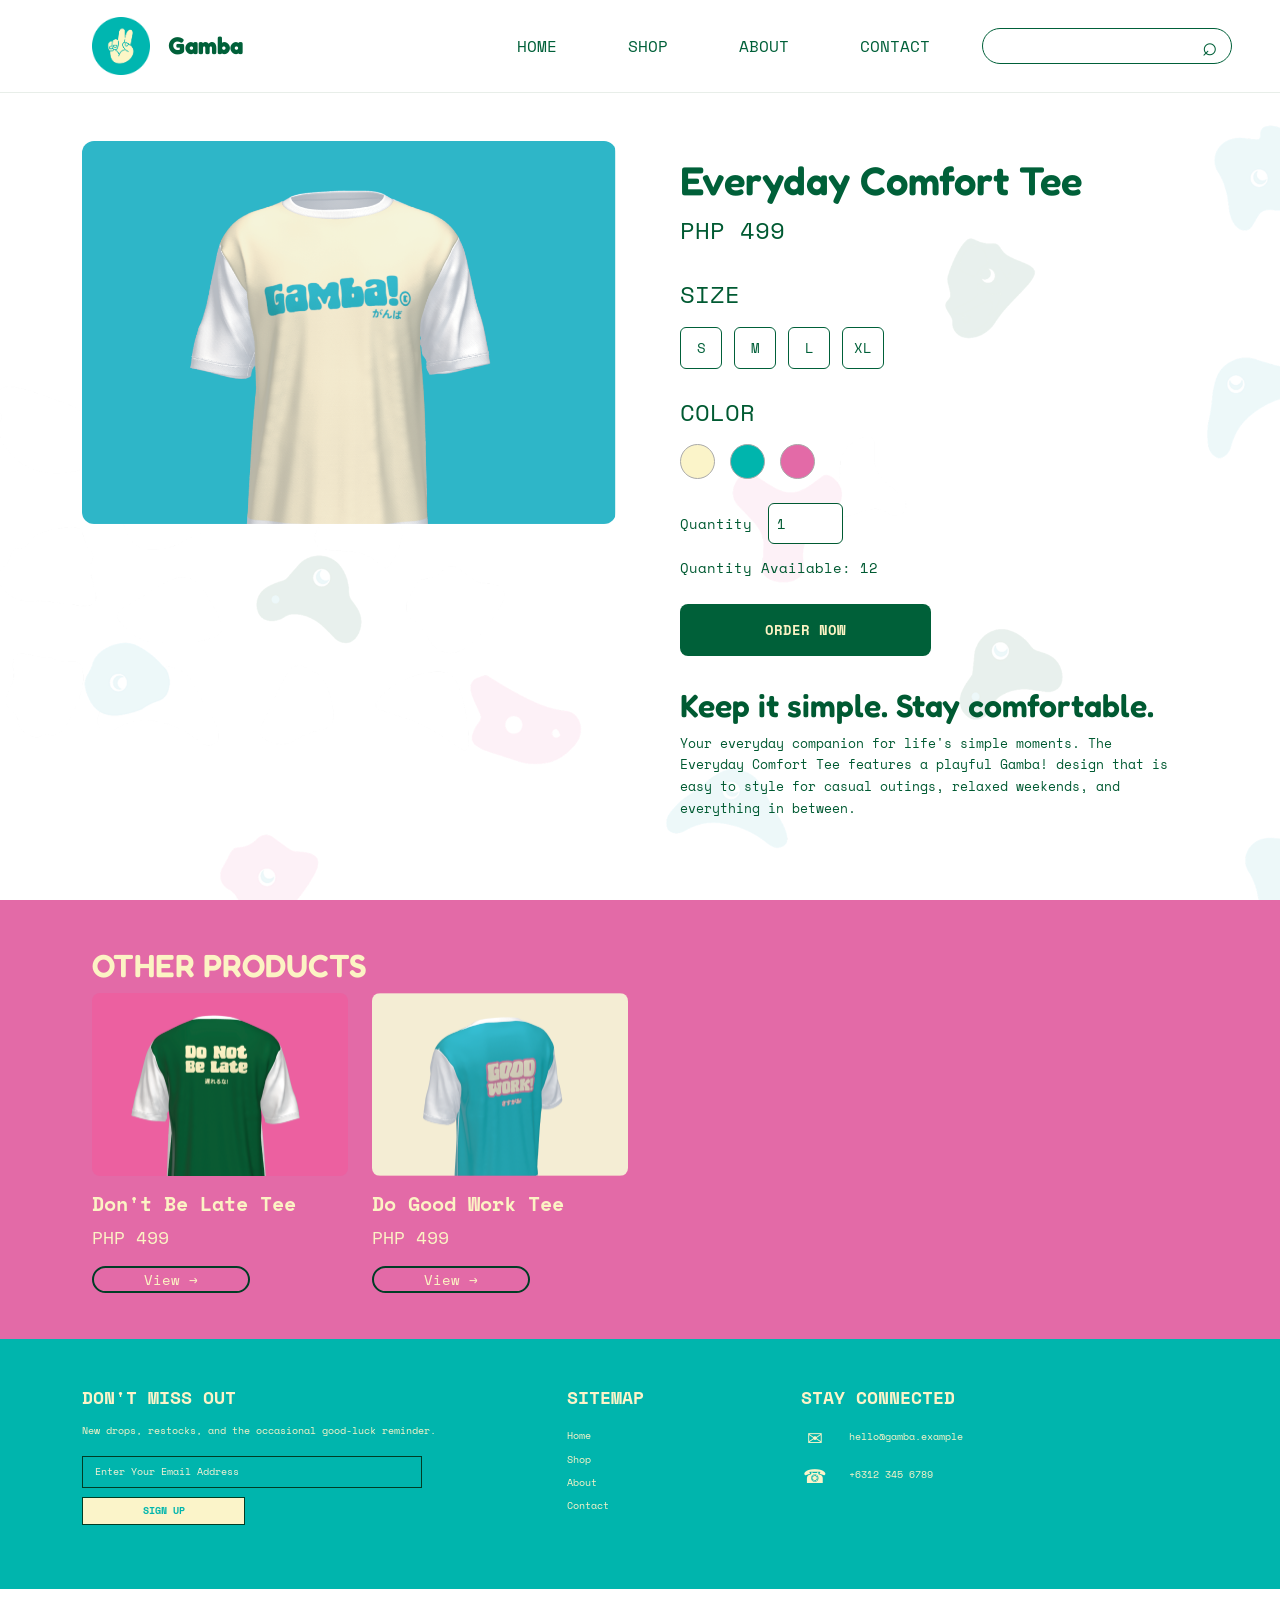
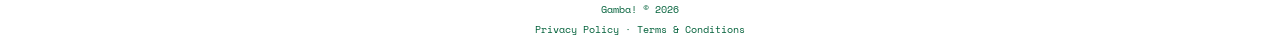
<file: everyday-comfort-tee.html>
<!DOCTYPE html>
<html lang="en">

<head>
    <meta charset="UTF-8">
    <meta name="viewport" content="width=device-width, initial-scale=1">
    <meta name="description" content="Gamba! — good luck looks good on you.">
    <title>Everyday Comfort Tee | Gamba</title>
    <link rel="preconnect" href="https://fonts.googleapis.com">
    <link rel="preconnect" href="https://fonts.gstatic.com" crossorigin>
    <link href="https://fonts.googleapis.com/css2?family=Fredoka:wght@400;500;600;700&family=Space+Mono:wght@400;700&display=swap" rel="stylesheet">
    <link href="https://cdn.jsdelivr.net/npm/bootstrap@5.3.3/dist/css/bootstrap.min.css" rel="stylesheet">
    <link rel="stylesheet" href="css/style.css">
</head>

<body>
    <header class="site-header">
        <nav class="navbar navbar-expand-lg">
            <div class="container-fluid px-lg-5">
                <a class="navbar-brand d-flex align-items-center" href="index.html">
                    <img src="images\gambaheaderlogo.png" alt="Gamba! logo" class="brand-logo">
                    <span class="brand-name">Gamba</span>
                </a>
                <button class="navbar-toggler" type="button" data-bs-toggle="collapse" data-bs-target="#mainNavbar" aria-controls="mainNavbar" aria-expanded="false" aria-label="Toggle navigation"><span class="navbar-toggler-icon"></span></button>
                <div class="collapse navbar-collapse" id="mainNavbar">
                    <ul class="navbar-nav ms-auto m-4">
                        <li class="nav-item"><a class="nav-link" href="index.html">Home</a></li>
                        <li class="nav-item"><a class="nav-link" href="index.html#products">Shop</a></li>
                        <li class="nav-item"><a class="nav-link" href="index.html#about">About</a></li>
                        <li class="nav-item"><a class="nav-link" href="contact-us.html">Contact</a></li>
                    </ul>
                    <form class="search-form d-flex" action="index.html" method="get" role="search">
                        <input class="form-control" type="search" name="search" aria-label="Search products">
                        <button class="search-btn" type="submit" aria-label="Search">⌕</button>
                    </form>
                </div>
            </div>
        </nav>
    </header>

    <main>

        <!-- PRODUCT DETAILS -->
        <section class="product-section">
            <div class="container">
                <div class="row align-items-start g-5">

                    <!-- Product Image -->
                    <div class="col-md-6">
                        <div class="product-image-container">
                            <img src="images/everyday-comfort-shirt.png" alt="Everyday Comfort Tee" class="product-main-image">
                        </div>
                    </div>

                    <!-- Product Information -->
                    <div class="col-md-6">
                        <div class="product-info">

                            <h1 class="product-title">Everyday Comfort Tee</h1>
                            <p class="product-price">PHP 499</p>

                            <form id="orderForm" data-product="Everyday Comfort Tee">

                                <!-- Size Selection -->
                                <fieldset class="product-option">
                                    <legend>SIZE</legend>

                                    <div class="size-options">
                                        <label>
                                            <input type="radio" name="size" value="S" required>
                                            <span>S</span>
                                        </label>

                                        <label>
                                            <input type="radio" name="size" value="M">
                                            <span>M</span>
                                        </label>

                                        <label>
                                            <input type="radio" name="size" value="L">
                                            <span>L</span>
                                        </label>

                                        <label>
                                            <input type="radio" name="size" value="XL">
                                            <span>XL</span>
                                        </label>
                                    </div>
                                </fieldset>

                                <!-- Color Selection -->
                                <fieldset class="product-option">
                                    <legend>COLOR</legend>

                                    <div class="color-options">

                                        <label>
                                            <input type="radio" name="color" value="Cream" aria-label="Cream" required>
                                            <span class="color-swatch cream-swatch"></span>
                                        </label>

                                        <label>
                                            <input type="radio" name="color" value="Teal" aria-label="Teal">
                                            <span class="color-swatch teal-swatch"></span>
                                        </label>

                                        <label>
                                            <input type="radio" name="color" value="Pink" aria-label="Pink">
                                            <span class="color-swatch pink-swatch"></span>
                                        </label>

                                    </div>
                                </fieldset>

                                <!-- Quantity -->
                                <div class="quantity-row">
                                    <label for="quantity">Quantity</label>

                                    <input type="number" id="quantity" name="quantity" min="1" max="10" value="1" required>
                                </div>

                                <p class="stock-label">Quantity Available: 12</p>

                                <!-- Order Button -->
                                <button type="submit" class="order-button">
                                    ORDER NOW
                                </button>

                            </form>

                            <!-- Product Description -->
                            <div class="product-description">
                                <h2>Keep it simple. Stay comfortable.</h2>

                                <p>
                                    Your everyday companion for life's simple moments. The Everyday Comfort Tee features a playful Gamba! design that is easy to style for casual outings, relaxed weekends, and everything in between.
                                </p>
                            </div>

                        </div>
                    </div>

                </div>
            </div>
        </section>

        <!-- OTHER PRODUCTS -->
        <section class="other-products-section">
            <div class="container">

                <h2 class="other-products-title">OTHER PRODUCTS</h2>

                <div class="row g-4">

                    <!-- Don't Be Late Tee -->
                    <div class="col-6 col-md-3">
                        <a href="dont-be-late-tee.html" class="other-product-card">

                            <img src="images/dont-be-late-shirt.png" alt="Don't Be Late Tee">

                            <h3>Don't Be Late Tee</h3>
                            <p>PHP 499</p>

                            <span class="view-product-link">View →</span>

                        </a>
                    </div>

                    <!-- Do Good Work Tee -->
                    <div class="col-6 col-md-3">
                        <a href="do-good-work-tee.html" class="other-product-card">

                            <img src="images/do-good-work-shirt.png" alt="Do Good Work Tee">

                            <h3>Do Good Work Tee</h3>
                            <p>PHP 499</p>

                            <span class="view-product-link">View →</span>

                        </a>
                    </div>

                </div>
            </div>
        </section>

    </main>

    <footer>
        <div class="footer-main">
            <div class="container">
                <div class="row g-5">
                    <div class="col-lg-5">
                        <h2 class="footer-title">DON'T MISS OUT</h2>
                        <p>New drops, restocks, and the occasional good-luck reminder.</p>
                        <form class="newsletter-form" id="newsletterForm">
                            <label for="newsletterEmail" class="visually-hidden">Your email address</label>
                            <input class="form-control" type="email" id="newsletterEmail" placeholder="Enter Your Email Address" required>
                            <button class="btn newsletter-btn" type="submit">SIGN UP</button>
                            <p id="newsletterMessage" class="form-message" aria-live="polite"></p>
                        </form>
                    </div>
                    <div class="col-6 col-lg-2">
                        <h2 class="footer-title">SITEMAP</h2>
                        <ul class="footer-links">
                            <li><a href="index.html">Home</a></li>
                            <li><a href="index.html#products">Shop</a></li>
                            <li><a href="index.html#about">About</a></li>
                            <li><a href="contact-us.html">Contact</a></li>
                        </ul>
                    </div>
                    <div class="col-6 col-lg-4 stay-connected">
                        <h2 class="footer-title">STAY CONNECTED</h2>
                        <ul class="contact-list">
                            <li><span class="contact-icon">✉</span><a href="mailto:hello@gamba.example">hello@gamba.example</a></li>
                            <li><span class="contact-icon">☎︎</span><a href="tel:+631234567890">+6312 345 6789</a></li>
                        </ul>
                    </div>
                </div>
            </div>
        </div>
        <div class="footer-bottom">
            <p>Gamba! © 2026</p>
            <p><a href="privacy-policy.html">Privacy Policy</a> · <a href="terms-and-conditions.html">Terms &amp; Conditions</a></p>
        </div>
    </footer>
    <script src="https://cdn.jsdelivr.net/npm/bootstrap@5.3.3/dist/js/bootstrap.bundle.min.js"></script>
    <script src="js/script.js"></script>
</body>

</html>
</file>
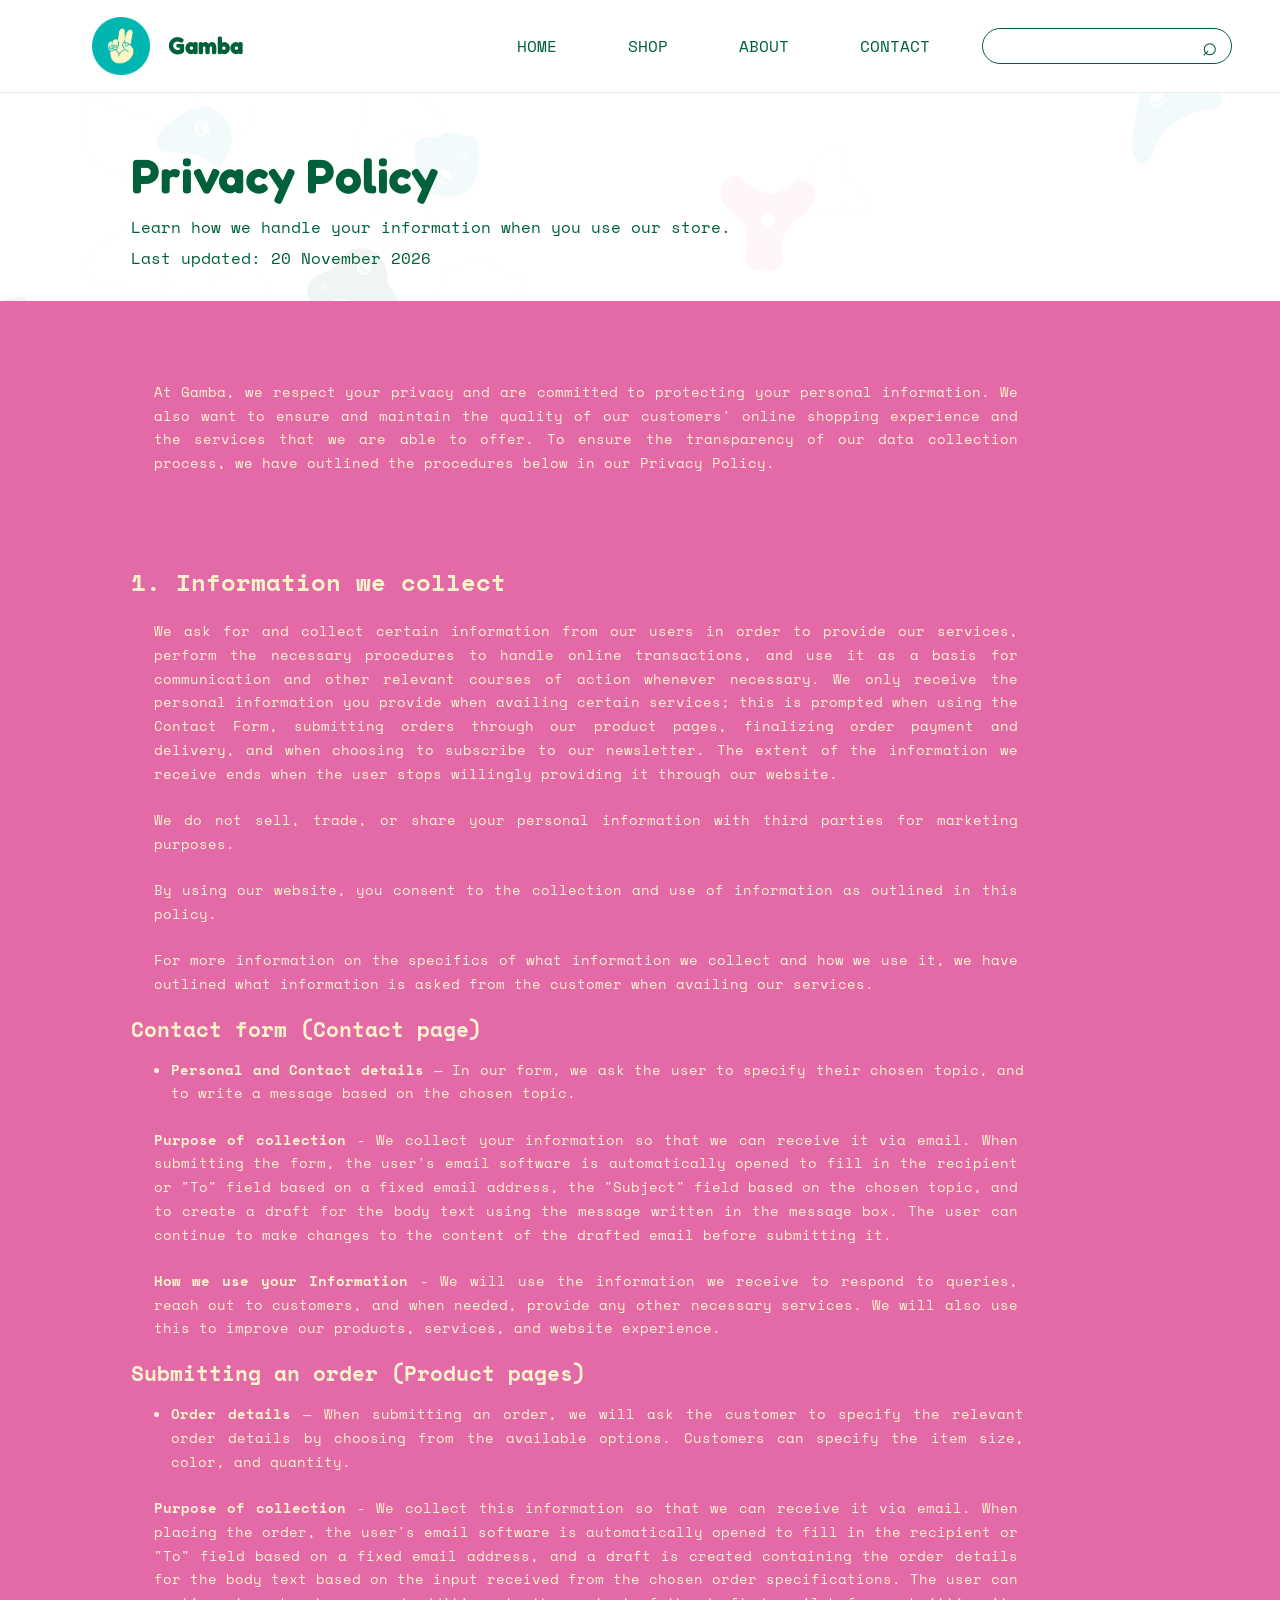
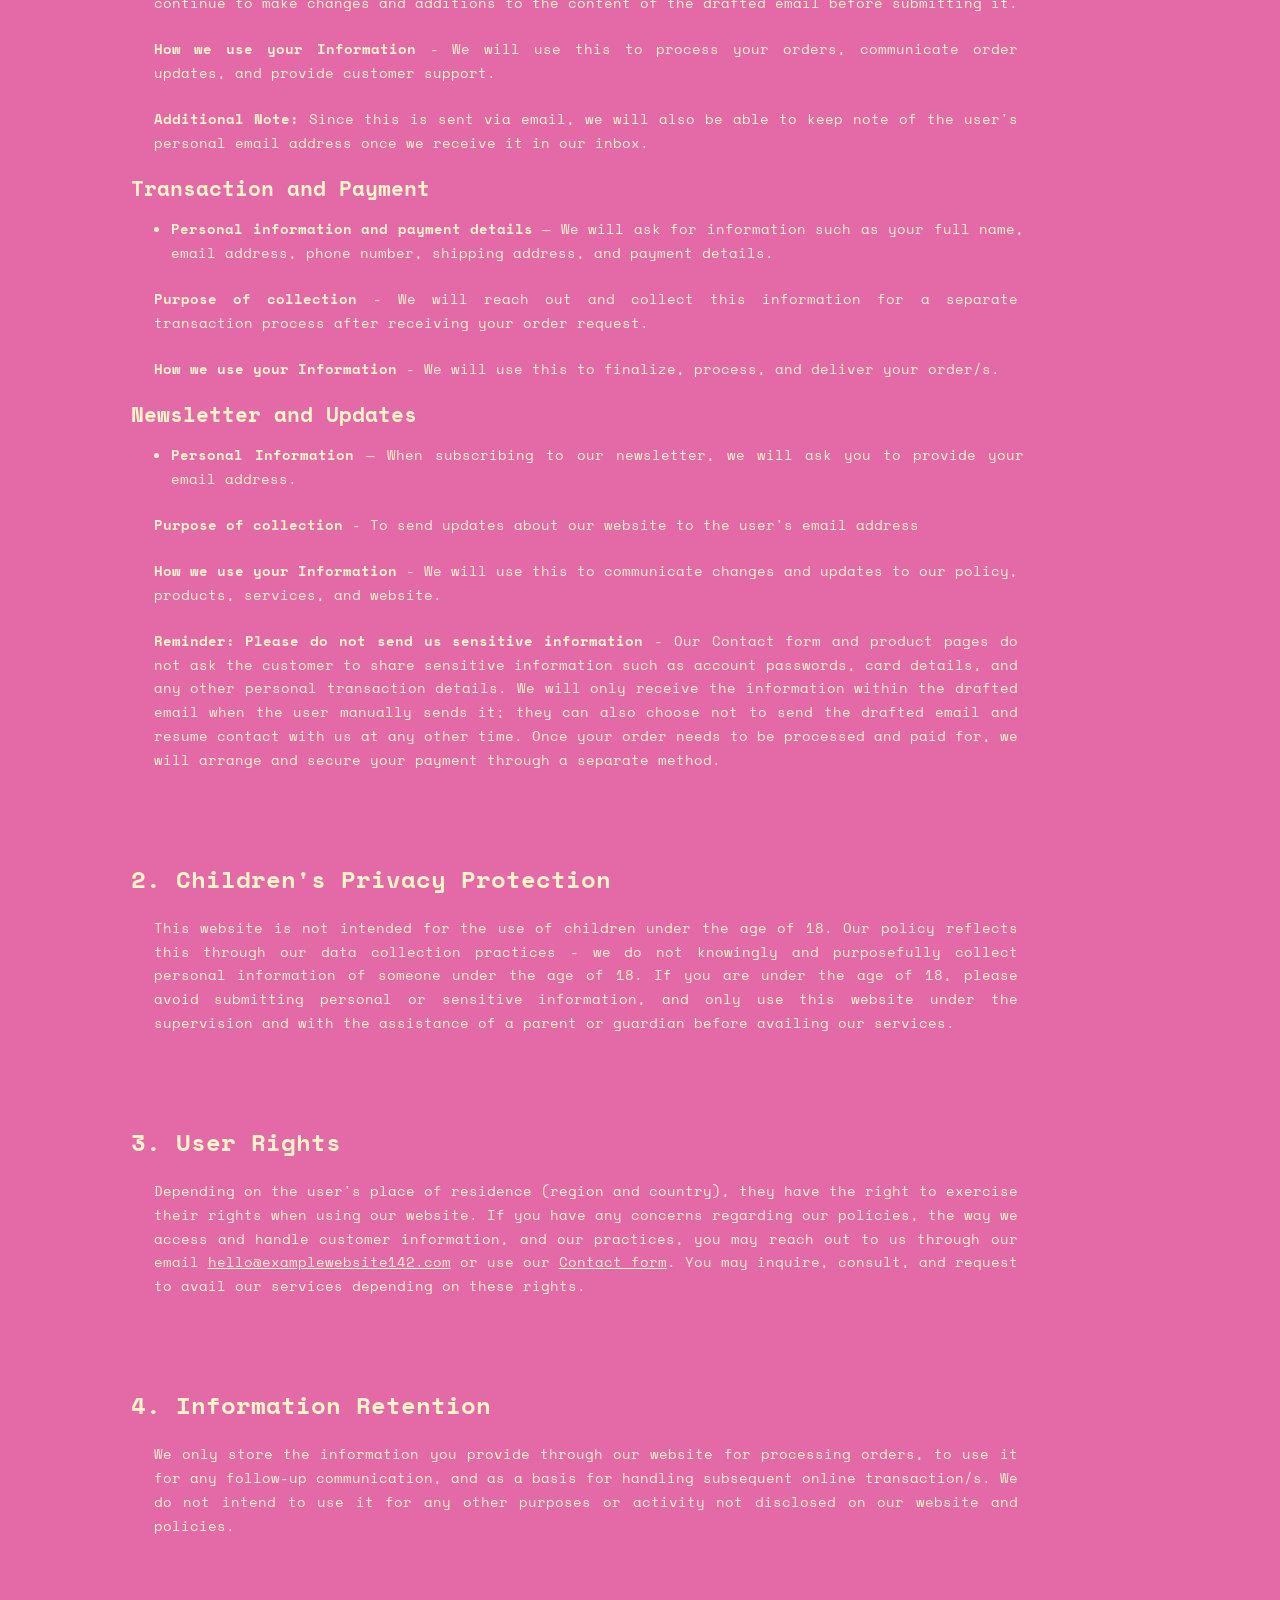
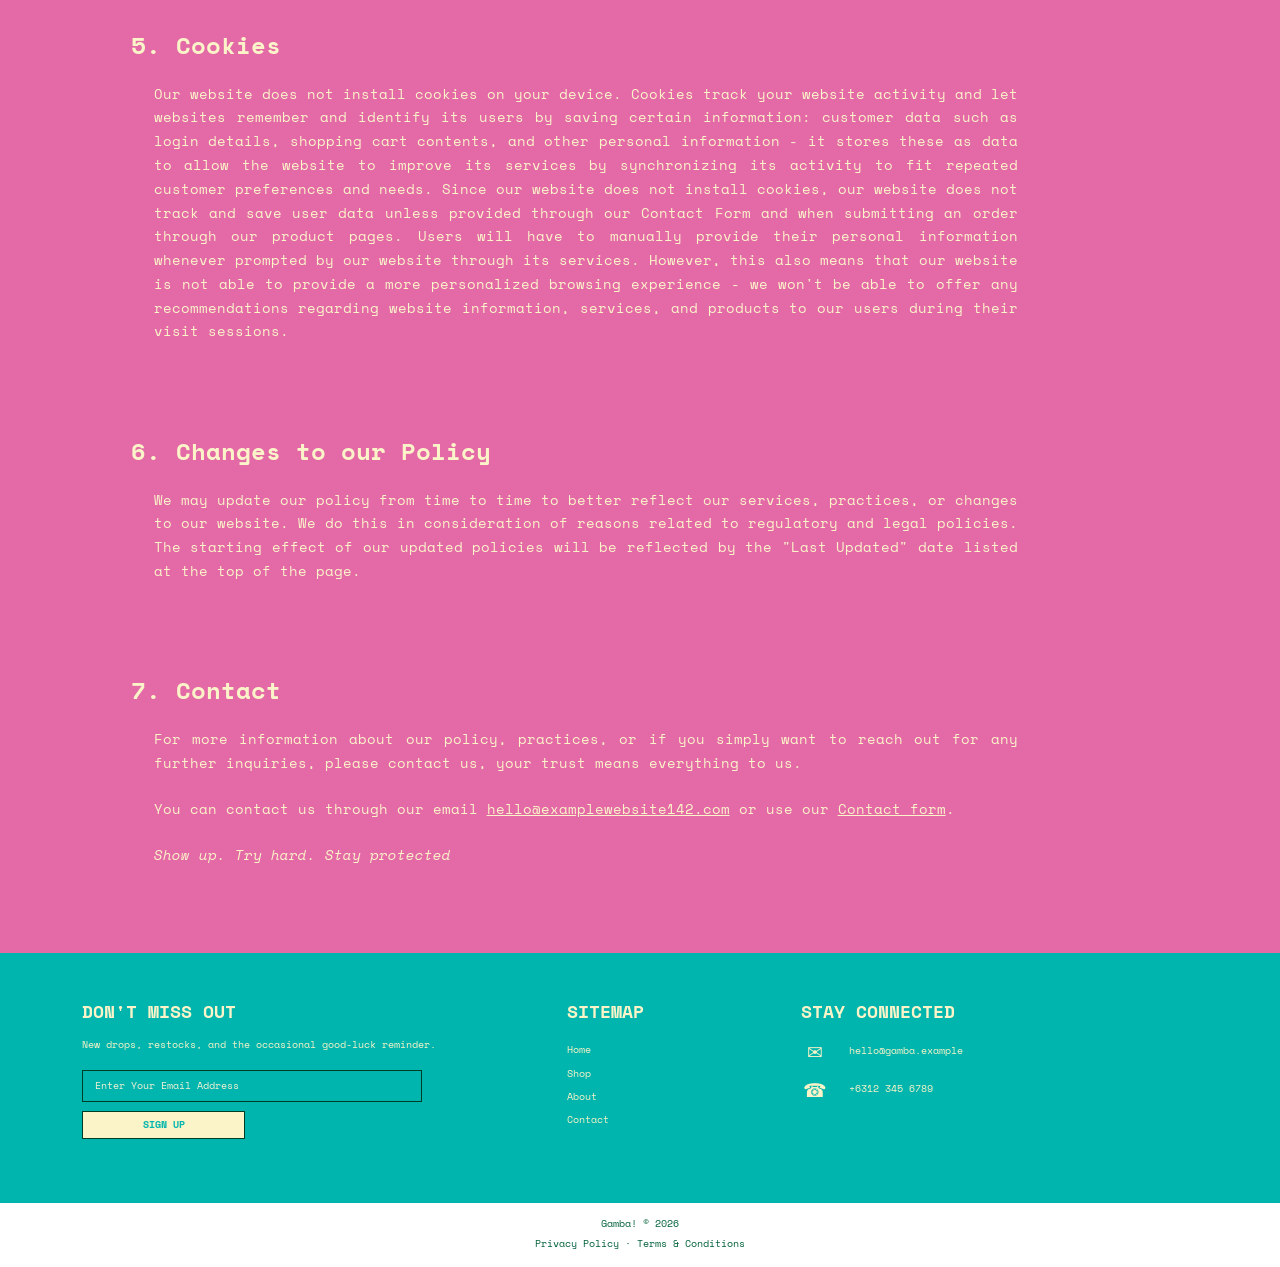
<file: privacy-policy.html>
<!DOCTYPE html>
<html lang="en">

<head>
    <meta charset="UTF-8">
    <meta name="viewport" content="width=device-width, initial-scale=1">
    <meta name="description" content="Gamba! — good luck looks good on you.">
    <title>Privacy Policy | Gamba</title>
    <link rel="preconnect" href="https://fonts.googleapis.com">
    <link rel="preconnect" href="https://fonts.gstatic.com" crossorigin>
    <link href="https://fonts.googleapis.com/css2?family=Fredoka:wght@400;500;600;700&family=Space+Mono:wght@400;700&display=swap" rel="stylesheet">
    <link href="https://cdn.jsdelivr.net/npm/bootstrap@5.3.3/dist/css/bootstrap.min.css" rel="stylesheet">
    <link rel="stylesheet" href="css/style.css">
</head>

<body>
    <header class="site-header">
        <nav class="navbar navbar-expand-lg">
            <div class="container-fluid px-lg-5">
                <a class="navbar-brand d-flex align-items-center" href="index.html">
                    <img src="images\gambaheaderlogo.png" alt="Gamba! logo" class="brand-logo">
                    <span class="brand-name">Gamba</span>
                </a>
                <button class="navbar-toggler" type="button" data-bs-toggle="collapse" data-bs-target="#mainNavbar" aria-controls="mainNavbar" aria-expanded="false" aria-label="Toggle navigation"><span class="navbar-toggler-icon"></span></button>
                <div class="collapse navbar-collapse" id="mainNavbar">
                    <ul class="navbar-nav ms-auto m-4">
                        <li class="nav-item"><a class="nav-link" href="index.html">Home</a></li>
                        <li class="nav-item"><a class="nav-link" href="index.html#products">Shop</a></li>
                        <li class="nav-item"><a class="nav-link" href="index.html#about">About</a></li>
                        <li class="nav-item"><a class="nav-link" href="contact-us.html">Contact</a></li>
                    </ul>
                    <form class="search-form d-flex" action="index.html" method="get" role="search">
                        <input class="form-control" type="search" name="search" aria-label="Search products">
                        <button class="search-btn" type="submit" aria-label="Search">⌕</button>
                    </form>
                </div>
            </div>
        </nav>
    </header>

    <main class="flex-grow-1">
        <div class="policy-wrap">
            <article class="policy-content">
                <header class="policy-intro">
                    <h1 class="title">Privacy Policy</h1>
                    <p class="description">Learn how we handle your information when you use our store.</p>
                    <p class="policy-meta">Last updated: 20 November 2026</p>
                </header>

                <section>
                    <p>At Gamba, we respect your privacy and are committed to protecting your personal information. We also want to ensure and maintain the quality of our customers' online shopping experience and the services that we are able to offer. To
                        ensure the transparency of our data collection process, we have outlined the procedures below in our Privacy Policy.</p>
                </section>

                <section id="personal-information">
                    <h2>1. Information we collect</h2>
                    <p>We ask for and collect certain information from our users in order to provide our services, perform the necessary procedures to handle online transactions, and use it as a basis for communication and other relevant courses of action
                        whenever necessary. We only receive the personal information you provide when availing certain services; this is prompted when using the Contact Form, submitting orders through our product pages, finalizing order payment and delivery,
                        and when choosing to subscribe to our newsletter. The extent of the information we receive ends when the user stops willingly providing it through our website.</p>

                    <p>We do not sell, trade, or share your personal information with third parties for marketing purposes.</p>

                    <p>By using our website, you consent to the collection and use of information as outlined in this policy.</p>

                    <p>For more information on the specifics of what information we collect and how we use it, we have outlined what information is asked from the customer when availing our services.</p>

                    <h3>Contact form (Contact page)</h3>
                    <ul>
                        <li><strong>Personal and Contact details</strong> — In our form, we ask the user to specify their chosen topic, and to write a message based on the chosen topic.</li>
                    </ul>

                    <p><strong>Purpose of collection</strong> - We collect your information so that we can receive it via email. When submitting the form, the user's email software is automatically opened to fill in the recipient or "To" field based on a
                        fixed email address, the "Subject" field based on the chosen topic, and to create a draft for the body text using the message written in the message box. The user can continue to make changes to the content of the drafted email
                        before submitting it.</p>

                    <p><strong>How we use your Information</strong> - We will use the information we receive to respond to queries, reach out to customers, and when needed, provide any other necessary services. We will also use this to improve our products,
                        services, and website experience.</p>

                    <h3>Submitting an order (Product pages)</h3>
                    <ul>
                        <li><strong>Order details</strong> — When submitting an order, we will ask the customer to specify the relevant order details by choosing from the available options. Customers can specify the item size, color, and quantity.</li>
                    </ul>

                    <p><strong>Purpose of collection</strong> - We collect this information so that we can receive it via email. When placing the order, the user's email software is automatically opened to fill in the recipient or "To" field based on a fixed
                        email address, and a draft is created containing the order details for the body text based on the input received from the chosen order specifications. The user can continue to make changes and additions to the content of the drafted
                        email before submitting it.</p>

                    <p><strong>How we use your Information</strong> - We will use this to process your orders, communicate order updates, and provide customer support.</p>

                    <p><strong>Additional Note:</strong> Since this is sent via email, we will also be able to keep note of the user's personal email address once we receive it in our inbox.</p>

                    <h3>Transaction and Payment</h3>
                    <ul>
                        <li><strong>Personal information and payment details</strong> — We will ask for information such as your full name, email address, phone number, shipping address, and payment details.</li>
                    </ul>

                    <p><strong>Purpose of collection</strong> - We will reach out and collect this information for a separate transaction process after receiving your order request.</p>

                    <p><strong>How we use your Information</strong> - We will use this to finalize, process, and deliver your order/s.</p>

                    <h3>Newsletter and Updates</h3>
                    <ul>
                        <li><strong>Personal Information</strong> — When subscribing to our newsletter, we will ask you to provide your email address.</li>
                    </ul>

                    <p><strong>Purpose of collection</strong> - To send updates about our website to the user's email address</p>

                    <p><strong>How we use your Information</strong> - We will use this to communicate changes and updates to our policy, products, services, and website.</p>

                    <p><strong>Reminder: Please do not send us sensitive information</strong> - Our Contact form and product pages do not ask the customer to share sensitive information such as account passwords, card details, and any other personal transaction
                        details. We will only receive the information within the drafted email when the user manually sends it; they can also choose not to send the drafted email and resume contact with us at any other time. Once your order needs to be
                        processed and paid for, we will arrange and secure your payment through a separate method.</p>
                </section>

                <section id="childrens-privacy">
                    <h2>2. Children's Privacy Protection</h2>
                    <p>This website is not intended for the use of children under the age of 18. Our policy reflects this through our data collection practices - we do not knowingly and purposefully collect personal information of someone under the age of
                        18. If you are under the age of 18, please avoid submitting personal or sensitive information, and only use this website under the supervision and with the assistance of a parent or guardian before availing our services.</p>
                </section>

                <section id="user-rights">
                    <h2>3. User Rights</h2>
                    <p>Depending on the user's place of residence (region and country), they have the right to exercise their rights when using our website. If you have any concerns regarding our policies, the way we access and handle customer information,
                        and our practices, you may reach out to us through our email <a href="mailto:hello@examplewebsite142.com">hello@examplewebsite142.com</a> or use our <a href="contact-us.html">Contact form</a>. You may inquire, consult, and request
                        to avail our services depending on these rights.</p>
                </section>

                <section id="information-retention">
                    <h2>4. Information Retention</h2>
                    <p>We only store the information you provide through our website for processing orders, to use it for any follow-up communication, and as a basis for handling subsequent online transaction/s. We do not intend to use it for any other purposes
                        or activity not disclosed on our website and policies.</p>
                </section>

                <section id="cookies">
                    <h2>5. Cookies</h2>
                    <p>Our website does not install cookies on your device. Cookies track your website activity and let websites remember and identify its users by saving certain information: customer data such as login details, shopping cart contents, and
                        other personal information - it stores these as data to allow the website to improve its services by synchronizing its activity to fit repeated customer preferences and needs. Since our website does not install cookies, our website
                        does not track and save user data unless provided through our Contact Form and when submitting an order through our product pages. Users will have to manually provide their personal information whenever prompted by our website
                        through its services. However, this also means that our website is not able to provide a more personalized browsing experience - we won't be able to offer any recommendations regarding website information, services, and products
                        to our users during their visit sessions.</p>
                </section>

                <section id="policy-changes">
                    <h2>6. Changes to our Policy</h2>
                    <p>We may update our policy from time to time to better reflect our services, practices, or changes to our website. We do this in consideration of reasons related to regulatory and legal policies. The starting effect of our updated policies
                        will be reflected by the "Last Updated" date listed at the top of the page.</p>
                </section>

                <section id="contact">
                    <h2>7. Contact</h2>
                    <p>For more information about our policy, practices, or if you simply want to reach out for any further inquiries, please contact us, your trust means everything to us.</p>
                    <p>You can contact us through our email <a href="mailto:hello@examplewebsite142.com">hello@examplewebsite142.com</a> or use our <a href="contact-us.html">Contact form</a>.</p>

                    <p class="slogan">Show up. Try hard. Stay protected</p>

            </article>

        </div>
        </div>
    </main>

    <footer>
        <div class="footer-main">
            <div class="container">
                <div class="row g-5">
                    <div class="col-lg-5">
                        <h2 class="footer-title">DON'T MISS OUT</h2>
                        <p>New drops, restocks, and the occasional good-luck reminder.</p>
                        <form class="newsletter-form" id="newsletterForm">
                            <label for="newsletterEmail" class="visually-hidden">Your email address</label>
                            <input class="form-control" type="email" id="newsletterEmail" placeholder="Enter Your Email Address" required>
                            <button class="btn newsletter-btn" type="submit">SIGN UP</button>
                            <p id="newsletterMessage" class="form-message" aria-live="polite"></p>
                        </form>
                    </div>
                    <div class="col-6 col-lg-2">
                        <h2 class="footer-title">SITEMAP</h2>
                        <ul class="footer-links">
                            <li><a href="index.html">Home</a></li>
                            <li><a href="index.html#products">Shop</a></li>
                            <li><a href="index.html#about">About</a></li>
                            <li><a href="contact-us.html">Contact</a></li>
                        </ul>
                    </div>
                    <div class="col-6 col-lg-4 stay-connected">
                        <h2 class="footer-title">STAY CONNECTED</h2>
                        <ul class="contact-list">
                            <li><span class="contact-icon">✉</span><a href="mailto:hello@gamba.example">hello@gamba.example</a></li>
                            <li><span class="contact-icon">☎︎</span><a href="tel:+631234567890">+6312 345 6789</a></li>
                        </ul>
                    </div>
                </div>
            </div>
        </div>
        <div class="footer-bottom">
            <p>Gamba! © 2026</p>
            <p><a href="privacy-policy.html">Privacy Policy</a> · <a href="terms-and-conditions.html">Terms &amp; Conditions</a></p>
        </div>
    </footer>
    <script src="https://cdn.jsdelivr.net/npm/bootstrap@5.3.3/dist/js/bootstrap.bundle.min.js"></script>
    <script src="js/script.js"></script>
</body>

</html>
</file>
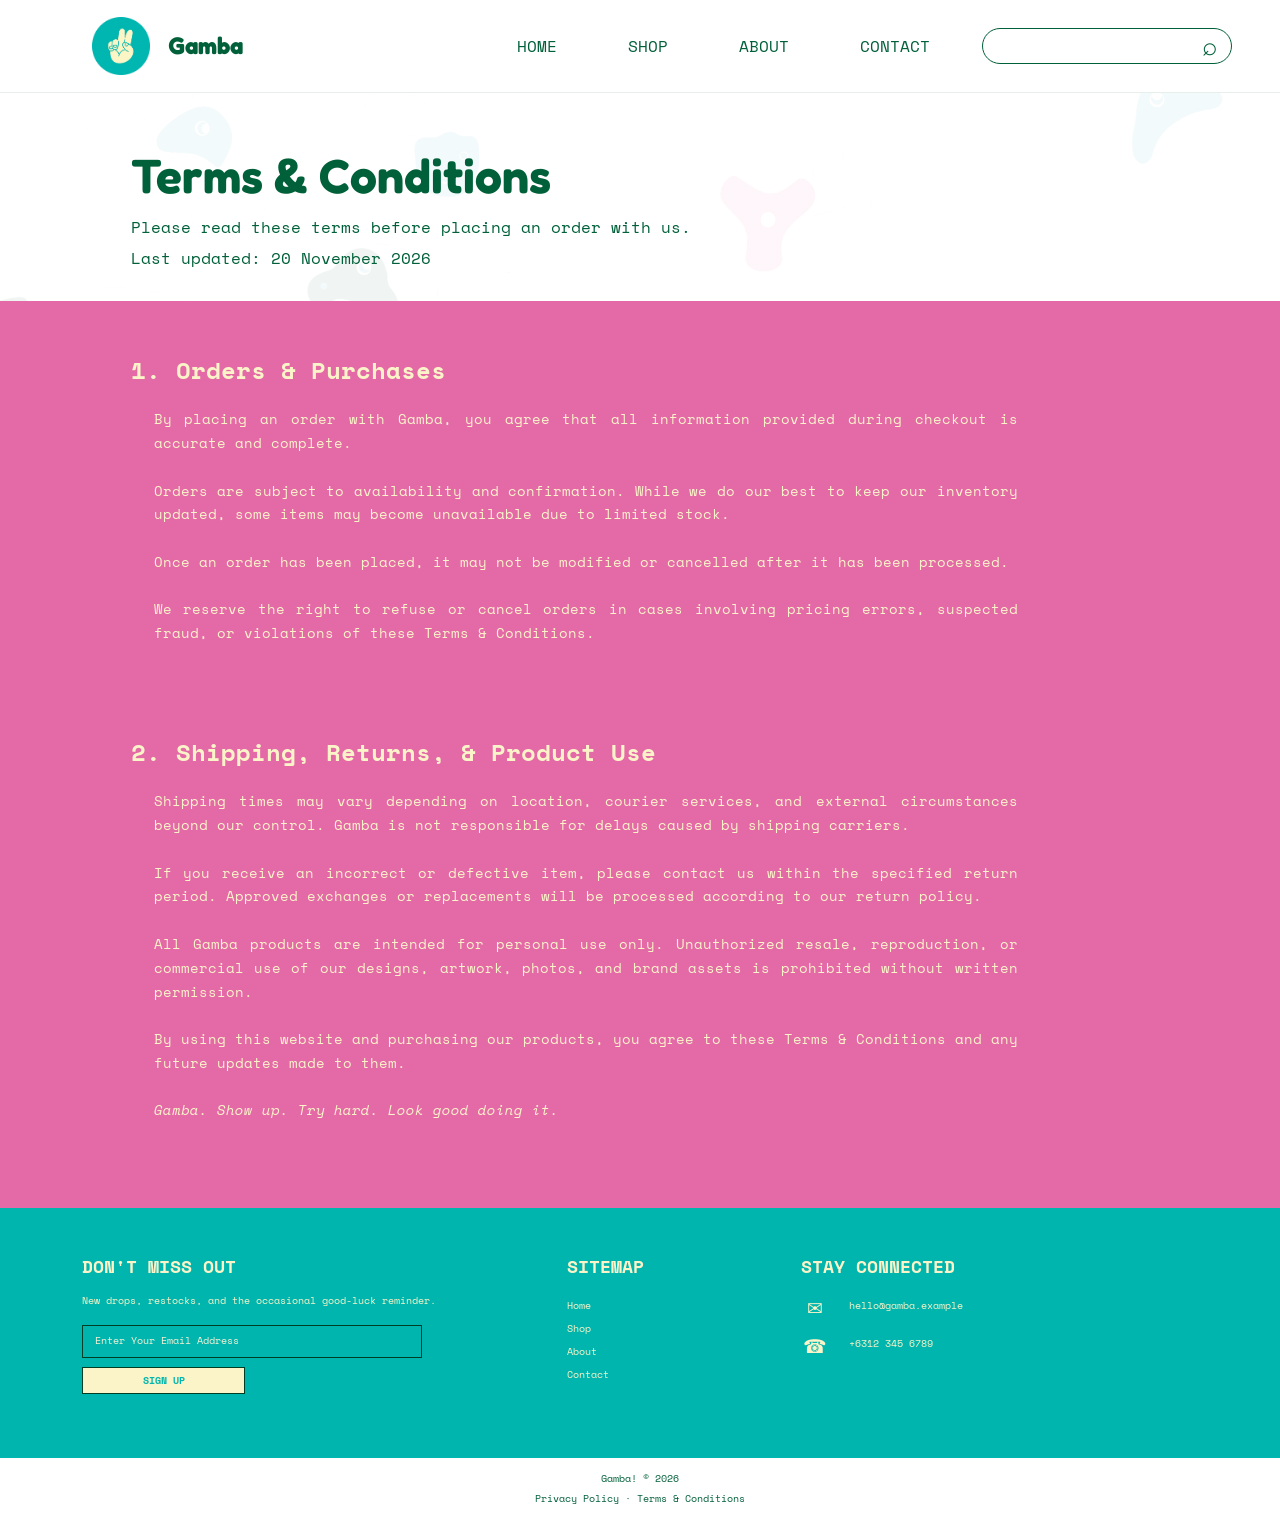
<file: terms-and-conditions.html>
<!DOCTYPE html>
<html lang="en">

<head>
    <meta charset="UTF-8">
    <meta name="viewport" content="width=device-width, initial-scale=1">
    <meta name="description" content="Gamba! — good luck looks good on you.">
    <title>Terms & Conditions | Gamba</title>
    <link rel="preconnect" href="https://fonts.googleapis.com">
    <link rel="preconnect" href="https://fonts.gstatic.com" crossorigin>
    <link href="https://fonts.googleapis.com/css2?family=Fredoka:wght@400;500;600;700&family=Space+Mono:wght@400;700&display=swap" rel="stylesheet">
    <link href="https://cdn.jsdelivr.net/npm/bootstrap@5.3.3/dist/css/bootstrap.min.css" rel="stylesheet">
    <link rel="stylesheet" href="css/style.css">
</head>

<body>
    <header class="site-header">
        <nav class="navbar navbar-expand-lg">
            <div class="container-fluid px-lg-5">
                <a class="navbar-brand d-flex align-items-center" href="index.html">
                    <img src="images\gambaheaderlogo.png" alt="Gamba! logo" class="brand-logo">
                    <span class="brand-name">Gamba</span>
                </a>
                <button class="navbar-toggler" type="button" data-bs-toggle="collapse" data-bs-target="#mainNavbar" aria-controls="mainNavbar" aria-expanded="false" aria-label="Toggle navigation"><span class="navbar-toggler-icon"></span></button>
                <div class="collapse navbar-collapse" id="mainNavbar">
                    <ul class="navbar-nav ms-auto m-4">
                        <li class="nav-item"><a class="nav-link" href="index.html">Home</a></li>
                        <li class="nav-item"><a class="nav-link" href="index.html#products">Shop</a></li>
                        <li class="nav-item"><a class="nav-link" href="index.html#about">About</a></li>
                        <li class="nav-item"><a class="nav-link" href="contact-us.html">Contact</a></li>
                    </ul>
                    <form class="search-form d-flex" action="index.html" method="get" role="search">
                        <input class="form-control" type="search" name="search" aria-label="Search products">
                        <button class="search-btn" type="submit" aria-label="Search">⌕</button>
                    </form>
                </div>
            </div>
        </nav>
    </header>

    <main class="flex-grow-1">
        <div class="policy-wrap">
            <article class="policy-content">
                <header class="policy-intro">
                    <h1 class="title">Terms &amp; Conditions</h1>
                    <p class="description">Please read these terms before placing an order with us.</p>
                    <p class="policy-meta">Last updated: 20 November 2026</p>
                </header>


                <section id="personal-information">
                    <h2>1. Orders &amp; Purchases</h2>
                    <p>By placing an order with Gamba, you agree that all information provided during checkout is accurate and complete.
                        <br>
                        <br> Orders are subject to availability and confirmation. While we do our best to keep our inventory updated, some items may become unavailable due to limited stock.
                        <br>
                        <br> Once an order has been placed, it may not be modified or cancelled after it has been processed.
                        <br>
                        <br> We reserve the right to refuse or cancel orders in cases involving pricing errors, suspected fraud, or violations of these Terms & Conditions.</p>
                </section>

                <section id="childrens-privacy">
                    <h2>2. Shipping, Returns, &amp; Product Use</h2>
                    <p>Shipping times may vary depending on location, courier services, and external circumstances beyond our control. Gamba is not responsible for delays caused by shipping carriers.
                        <br>
                        <br> If you receive an incorrect or defective item, please contact us within the specified return period. Approved exchanges or replacements will be processed according to our return policy.
                        <br>
                        <br> All Gamba products are intended for personal use only. Unauthorized resale, reproduction, or commercial use of our designs, artwork, photos, and brand assets is prohibited without written permission.
                        <br>
                        <br> By using this website and purchasing our products, you agree to these Terms & Conditions and any future updates made to them.
                        <br>
                        <br>
                        <em>Gamba. Show up. Try hard. Look good doing it.</em></p>
                </section>


            </article>

        </div>
    </main>

    <footer>
        <div class="footer-main">
            <div class="container">
                <div class="row g-5">
                    <div class="col-lg-5">
                        <h2 class="footer-title">DON'T MISS OUT</h2>
                        <p>New drops, restocks, and the occasional good-luck reminder.</p>
                        <form class="newsletter-form" id="newsletterForm">
                            <label for="newsletterEmail" class="visually-hidden">Your email address</label>
                            <input class="form-control" type="email" id="newsletterEmail" placeholder="Enter Your Email Address" required>
                            <button class="btn newsletter-btn" type="submit">SIGN UP</button>
                            <p id="newsletterMessage" class="form-message" aria-live="polite"></p>
                        </form>
                    </div>
                    <div class="col-6 col-lg-2">
                        <h2 class="footer-title">SITEMAP</h2>
                        <ul class="footer-links">
                            <li><a href="index.html">Home</a></li>
                            <li><a href="index.html#products">Shop</a></li>
                            <li><a href="index.html#about">About</a></li>
                            <li><a href="contact-us.html">Contact</a></li>
                        </ul>
                    </div>
                    <div class="col-6 col-lg-4 stay-connected">
                        <h2 class="footer-title">STAY CONNECTED</h2>
                        <ul class="contact-list">
                            <li><span class="contact-icon">✉</span><a href="mailto:hello@gamba.example">hello@gamba.example</a></li>
                            <li><span class="contact-icon">☎︎</span><a href="tel:+631234567890">+6312 345 6789</a></li>
                        </ul>
                    </div>
                </div>
            </div>
        </div>
        <div class="footer-bottom">
            <p>Gamba! © 2026</p>
            <p><a href="privacy-policy.html">Privacy Policy</a> · <a href="terms-and-conditions.html">Terms &amp; Conditions</a></p>
        </div>
    </footer>
    <script src="https://cdn.jsdelivr.net/npm/bootstrap@5.3.3/dist/js/bootstrap.bundle.min.js"></script>
    <script src="js/script.js"></script>
</body>

</html>
</file>
<file: css/style.css>
:root {
  --cream: #fbf4c9;
  --teal: #00b5ad;
  --green: #006039;
  --pink: #e36aa7;
  --ink: #173c2d;
  --muted: #66736c;
}
* {
  box-sizing: border-box;
}
html {
  scroll-behavior: smooth;
  scroll-padding-top: 90px;
}
body {
  margin: 0;
  color: var(--ink);
  background: #fff;
  font-family: "Space Mono", monospace;
  line-height: 1.65;
  font-size: 14px;
}
h1,
h2,
.nav-link,
.btn,
.footer-title {
  font-family: "Fredoka", sans-serif;
  font-weight: 600;
  line-height: 1.15;
}
h3 {
  font-family: "Space Mono";
  font-weight: 600;
  line-height: 1.15;
}
a {
  color: inherit;
  text-decoration: none;
}

/* NAVBAR */
.site-header {
  position: sticky;
  top: 0;
  z-index: 1000;
  background: #fff;
  border-bottom: 1px solid #e8eee9;
}
.navbar {
  min-height: 82px;
  padding: 5px 0;
}
.brand-logo {
  display: block;
  width: 145px;
  max-height: 58px;
  object-fit: contain;
}

.brand-name {
  margin-left: -25px;
  color: var(--green);
  font-family: "Fredoka", sans-serif;
  font-size: 1.5rem;
  font-weight: 700;
  line-height: 1;
}
.navbar-nav {
  gap: 35px;
}
.nav-link {
  color: var(--green) !important;
  font-size: 1rem;
  font-family: "Space Mono";
  text-transform: uppercase;
  font-weight: 500;
  margin-right: 20px;
}
.nav-link:hover,
.nav-link.active {
  color: var(--pink) !important;
}
.navbar-toggler {
  border-color: var(--green);
}
.search-form {
  width: min(250px, 100%);
  border: 1px solid var(--green);
  border-radius: 30px;
  padding: 2px 7px 2px 13px;
}
.search-form .form-control {
  min-width: 0;
  border: 0;
  box-shadow: none;
  background: transparent;
  font-family: "Space Mono", monospace;
  font-size: 0.75rem;
}
.search-btn {
  border: 0;
  background: transparent;
  color: var(--green);
  font-size: 1.6rem;
  line-height: 1;
}

/* HERO */
.hero-section {
  min-height: 390px;
  display: flex;
  align-items: center;
  color: var(--cream);
  background-image: linear-gradient(
      rgba(0, 181, 173, 0.86),
      rgba(0, 181, 173, 0.86)
    ),
    url("../images/herosectionbackground.png");

  background-position: center;
  background-size: cover;
  background-repeat: no-repeat;
}
.hero-content {
  width: 100%;
}
.hero-copy {
  max-width: 670px;
  padding: 55px 20px 55px 35px;
}
.hero-logo {
  display: block;
  width: min(100%, 520px);
  height: auto;
  object-fit: contain;
  margin: 0;
}
.hero-tagline {
  margin: 0 0 22px 10px;
  font-size: 1rem;
  line-height: 1.7;
}
.hero-cta {
  min-width: 160px;
  margin-left: 0;
  padding: 9px 25px;
  border: 1.5px solid #003d25;
  border-radius: 30px;
  background: var(--cream);
  color: var(--teal);
  font-family: "Space Mono", monospace;
  font-size: 0.8rem;
}
.hero-cta:hover {
  background: var(--pink);
  color: #fff;
}

/* PRODUCTS */
.section-pad {
  padding: 55px 0;
}
.products-section {
  background-color: #fff;
  background-image: url("../images/productssectionbackground.png");
  background-position: center;
  background-size: cover;
  background-repeat: no-repeat;
}
.section-heading {
  margin-bottom: 25px;
  color: var(--teal);
}
.section-heading h2 {
  margin-bottom: 10px;
  color: #005a32;
  font-size: clamp(2.2rem, 4vw, 2.8rem);
  font-weight: 700;
}
.section-heading p {
  margin: 0 auto;
  color: #005a32;
  font-size: 0.82rem;
  line-height: 1.55;
}
.product-grid {
  max-width: 1900px;
  margin: 0 auto;
}
.product-card {
  height: 100%;
  padding: 0 12px;
}
.product-image-link {
  display: block;
  overflow: hidden;
  margin-bottom: 20px;
  background: var(--cream);
}
.product-image-link img {
  display: block;
  width: 100%;
  aspect-ratio: 1.55/1;
  object-fit: cover;
  transition: transform 0.3s ease;
}
.product-image-link:hover img {
  transform: scale(1.04);
}
.product-card h3 {
  min-height: 42px;
  margin-bottom: 10px;
  color: var(--green);
  font-size: 1.1rem;
}
.price {
  margin: 0;
  color: var(--green);
  font-size: 1.1rem;
}
.product-short {
  margin: 0 0 20px;
  color: var(--green);
  font-size: 0.8rem;
}
.product-description {
  min-height: 58px;
  margin-bottom: 8px;
  color: #46735f;
  font-size: 0.8rem;
  line-height: 1.5;
}
.view-link {
  display: inline-block;
  min-width: 110px;
  padding: 2px 15px;
  border: 1px solid #9bbdaf;
  border-radius: 20px;
  color: var(--green);
  text-align: center;
  font-size: 0.65rem;
}
.view-link:hover {
  border-color: var(--pink);
  background: var(--pink);
  color: #fff;
}
.no-results {
  padding: 25px 0 0;
  color: var(--green);
}

/* ABOUT */
.about-section {
  background: var(--pink);
  color: var(--cream);
}
.about-section h2 {
  margin-bottom: 15px;
  color: var(--cream);
  font-size: clamp(2.2rem, 4vw, 2.8rem);
}
.about-section p {
  max-width: 100%;
  margin-bottom: 18px;
  font-size: 0.83rem;
  line-height: 1.6;
}
.about-section .about-lead {
  margin-bottom: 32px;
  font-weight: 700;
  font-style: italic;
}
.about-logo-image {
  width: min(300px, 85%);
  aspect-ratio: 1;
  object-fit: contain;
  border: 12px solid var(--teal);
  border-radius: 50%;
  background: var(--cream);
}
.about-section .container {
  max-width: 1150px;
  margin-left: auto;
  margin-right: auto;
  padding-left: 40px;
  padding-right: 40px;
}

/* SOLO PRODUCT PAGE */
.product-section {
  padding: 3rem 0;
  text-align: left;
  background-color: #fff;
  background-image: url("../images/productssectionbackground.png");
  background-position: center;
  background-size: cover;
  background-repeat: no-repeat;
}

.product-image-container {
  width: 100%;
}

.product-main-image {
  width: 100%;
  height: auto;
  display: block;
  border-radius: 12px;
  object-fit: cover;
}

.product-info {
  padding: 1rem;
}

.product-title {
  color: var(--green);
  font-family: "Fredoka", sans-serif;
  font-size: 2.5rem;
  font-weight: 600;
  margin-bottom: 0.5rem;
}

.product-price {
  color: #005a32;
  font-size: 1.5rem;
  font-weight: 500;
  margin-bottom: 1.5rem;
}

.product-option {
  margin-bottom: 1.5rem;
}

.product-option legend {
  color: #005a32;
  font-weight: 500;
  margin-bottom: 0.75rem;
}

/* SIZE OPTIONS */
.size-options {
  display: flex;
  align-items: center;
  gap: 12px;
}

.size-options label {
  cursor: pointer;
}

.size-options input {
  position: absolute;
  opacity: 0;
}

.size-options span {
  display: flex;
  align-items: center;
  justify-content: center;
  width: 42px;
  height: 42px;
  border: 1px solid var(--green);
  border-radius: 6px;
  color: var(--green);
  font-family: "Space Mono", monospace;
}

.size-options input:checked + span {
  background-color: var(--green);
  color: white;
}

.size-options input:focus-visible + span {
  outline: 3px solid var(--teal);
  outline-offset: 3px;
}

/* COLOR OPTIONS */
.color-options {
  display: flex;
  align-items: center;
  gap: 15px;
}

.color-options label {
  cursor: pointer;
}

.color-options input {
  position: absolute;
  opacity: 0;
}

.color-swatch {
  display: block;
  width: 35px;
  height: 35px;
  border: 1px solid #aaa;
  border-radius: 50%;
}

.cream-swatch {
  background-color: var(--cream);
}

.teal-swatch {
  background-color: var(--teal);
}

.pink-swatch {
  background-color: var(--pink);
}

.color-options input:checked + .color-swatch {
  outline: 2px solid var(--green);
  outline-offset: 3px;
}

.color-options input:focus-visible + .color-swatch {
  outline: 3px solid var(--teal);
  outline-offset: 4px;
}

/* QUANTITY */
.quantity-row {
  display: flex;
  color: #005a32;
  align-items: center;
  gap: 1rem;
  margin-bottom: 0.75rem;
}

.quantity-row input {
  width: 75px;
  color: #005a32;
  padding: 0.5rem;
  border: 1px solid #005a32;
  border-radius: 6px;
}

.stock-label {
  color: #005a32;
  font-size: 0.9rem;
  margin-bottom: 1.5rem;
}

/* ORDER BUTTON */
.order-button {
  width: 50%;
  padding: 0.9rem 1.5rem;
  background-color: var(--green);
  color: #fcf3c4;
  border: none;
  border-radius: 8px;
  font-weight: 700;
  cursor: pointer;
  transition: background-color 0.2s ease;
}

.order-button:hover {
  background-color: var(--teal);
}

.order-button:focus-visible {
  outline: 3px solid var(--pink);
  outline-offset: 3px;
}

/* PRODUCT DESCRIPTION */
.product-info .product-description {
  margin-top: 2rem;
  line-height: 1.7;
  color: #005a32;
}

.product-description p {
  font-size: 0.8rem;
}

/* OTHER PRODUCTS */
.other-products-section {
  padding: 3rem 5rem;
  text-align: left;
  background-color: var(--pink);
}

.other-products-title {
  color: #fcf3c4;
  text-align: left;
}

.other-product-card {
  height: 100%;
  border-radius: 12px;
  transition: transform 0.2s ease;
}

.other-product-card:hover {
  transform: translateY(-5px);
}

.other-product-card img {
  width: 100%;
  height: auto;
  border-radius: 8px;
  margin-bottom: 1rem;
}

.other-product-card h3 {
  color: #fcf3c4;
  font-family: "Space Mono", monospace;
  font-size: 1.25rem;
}

.other-product-card p {
  color: #fcf3c4;
  font-weight: 500;
  font-size: 1.1rem;
}

/* CONTACT US PAGE */
.connect-bg-wrapper {
  width: 100%;
  background-image: linear-gradient(
      rgba(255, 255, 255, 0.35),
      rgba(255, 255, 255, 0.35)
    ),
    url("../images/productssectionbackground.png");
  background-size: cover;
  background-position: center;
  background-repeat: no-repeat;
}

.connect-title {
  color: #005a32;
  font-weight: 600;
  margin-bottom: 12px;
}

.connect-subtitle {
  color: #005a32;
  font-family: "Space Mono", monospace;
  font-size: 1rem;
  line-height: 1.6;
  max-width: 600px;
}

.connect-icon-box {
  display: flex;
  justify-content: center;
  gap: 1.5rem;
  margin-top: 1.5rem;
}

.connect-icon {
  max-height: 60px;
  width: auto;
  mix-blend-mode: multiply;
}

.connect-card-title {
  font-family: "Fredoka", sans-serif;
  font-size: 1rem;
  line-height: 1.6;
  color: #fbf49c;
  margin-top: 0.5rem;
}

.connect-text {
  font-family: "Space Mono", monospace;
  font-size: 0.9rem;
  line-height: 1.6;
  color: #005a32;
  margin-top: 0.5rem;
}

.connect-pill {
  display: inline-block;
  background-color: #005a32;
  color: #ffffff;
  font-family: "Space Mono", monospace;
  font-size: 0.9rem;
  font-weight: 400;
  line-height: 1.5;
  padding: 6px 24px;
  border-radius: 50px;
  border: 2px solid #005a32;
  text-decoration: none;
  cursor: default;
  color: #fbf49c;
}

/* FAQ SECTION */
#faq-heading {
  margin-top: -30px;
  color: #fcf3c4;
  font-weight: 600;
}

.faq-section {
  padding: 60px 85px;
  width: 100%;
  background-color: #de69a1;
  color: #fcf3c4;
  font-family: "Space Mono", monospace;
}
.faq-list {
  max-width: 1590px;
  display: flex;
  flex-direction: column;
  gap: 12px;
}

.faq-item {
  margin-bottom: 0.5rem;
  background-color: transparent;
  border: 2px solid #003d25;
}

.faq-question {
  display: flex;
  justify-content: space-between;
  align-items: center;
  font-family: "Space Mono", monospace;
  padding: 8px 20px;
  font-size: 0.95rem;
  font-weight: 80;
  cursor: pointer;
  list-style: none;
}

/*PRIVACY POLICY PAGE*/
.policy-content {
  font-family: "Space Mono", monospace;
  font-size: 0.9rem;
  color: var(--cream);
  text-align: justify;
}

.policy-intro {
  background-color: #fff;
  background-image: linear-gradient(
      rgba(255, 255, 255, 0.35),
      rgba(255, 255, 255, 0.35)
    ),
    url("../images/productssectionbackground.png");
  background-size: cover;
  background-position: center;
  background-repeat: no-repeat;
  padding: 3.5rem 15rem 1.9rem 8.2rem;
  margin: 0;
}

.policy-intro .description {
  font-size: 1rem;
  color: var(--green);
  text-align: left;
  margin: 0;
  margin-bottom: 0.25rem;
}

.policy-intro .policy-meta {
  font-size: 1rem;
  color: var(--green);
  text-align: left;
  margin: 0;
}

.policy-content .description {
  margin-bottom: 0.25rem;
}

.description {
  font-size: 0.9rem;
  color: var(--muted);
  text-align: center;
}

.policy-meta {
  margin: 0 0 1.5rem;
  font-size: 0.9rem;
  color: var(--muted);
  text-align: center;
}

.policy-content .title {
  font-family: "Fredoka", sans-serif;
  font-size: 3rem;
  font-weight: 650;
  color: var(--green);
  line-height: 1.1;
  text-align: left;
  margin-bottom: 0.75rem;
}

.policy-content h2 {
  font-family: "Space Mono", monospace;
  font-size: 1.5rem;
  font-weight: 700;
  color: var(--cream);
  text-decoration: none;
  text-align: left;
  margin-bottom: 1rem;
}

.policy-content h3 {
  font-family: "Space Mono", monospace;
  font-size: 1.3rem;
  font-weight: 700;
  color: var(--cream);
  text-decoration: none;
  text-align: left;
  margin-bottom: 1rem;
}

.policy-wrap {
  background: var(--pink);
  padding: 0;
}

.policy-content p {
  margin: 1.4rem;
  color: var(--cream);
  text-align: justify;
}

.policy-content ul {
  margin: 1rem;
  padding-left: 1.5rem;
}

.policy-content li {
  margin-bottom: 0.5rem;
  color: var(--cream);
  text-align: justify;
}

.policy-content section {
  margin-top: 3rem;
  padding: 0.5rem 15rem 1rem 8.2rem;
}

.slogan {
  font-style: italic;
}

.policy-content a {
  color: var(--cream);
  text-decoration: underline;
}

.policy-content a:hover {
  color: #fff;
}

/* SELECTED COLOR SWATCH */
.color-options label:has(input:checked) .color-swatch {
  outline: 2px solid var(--green);
  outline-offset: 3px;
}

.color-options label:focus-within .color-swatch {
  outline: 2px solid var(--teal);
  outline-offset: 3px;
}

/* PRODUCT PAGE LAYOUT */
.product-page main {
  max-width: none;
  margin: 0;
  padding: 0;
}

.product-page .product-info {
  padding: 0;
}

.product-page .product-image-container {
  width: 100%;
}

/* PRODUCT DETAILS REFINEMENT */
.product-page .product-section {
  padding: 3rem 0;
}

.product-page .product-title {
  font-size: 2.5rem;
  margin-bottom: 0.5rem;
}

.product-page .product-price {
  font-size: 1.25rem;
  margin-bottom: 1.25rem;
}

.product-page .product-option {
  margin-bottom: 1.25rem;
}

.product-page .product-option legend {
  font-size: 1rem;
  margin-bottom: 0.5rem;
}

.product-page .order-button {
  width: auto;
  padding: 12px 32px;
  border-radius: 4px;
}

.product-page .product-description h2 {
  font-size: 1.5rem;
  margin-bottom: 0.75rem;
}

.product-page .product-description p {
  font-size: 0.9rem;
  color: var(--ink);
}

.view-product-link {
  color: #fcf3c4;
  border: 2px solid #003d25;
  border-radius: 30px;
  font-size: 0.8 rem;
  min-width: 160px;
  padding: 1.3px 50px;
}

.view-product-link:hover {
  border-color: var(--teal);
  background: var(--teal);
}

/* OTHER PRODUCTS REFINEMENT */
.product-page .other-products-section {
  background-color: var(--pink);
  padding: 3rem 0;
}

.product-page .other-products-title {
  font-size: 2.5rem;
  margin-bottom: 2rem;
}

.product-page .other-products-section .row {
  justify-content: center;
}

.product-page .other-product-card {
  display: block;
  background-color: transparent;
  padding: 0;
  text-decoration: none;
  text-align: left;
}

.product-page .other-product-card h3 {
  font-size: 1.25rem;
  margin-top: 1rem;
}

.product-page .other-product-card p {
  font-weight: 400;
}

.product-page .view-product-link {
  text-decoration: underline;
}

/* FOOTER */
.footer-main {
  padding: 48px 0;
  background: var(--teal);
  color: var(--cream);
}
.footer-title {
  margin-bottom: 15px;
  color: var(--cream);
  font-size: 1.1rem;
  font-family: "Space Mono";
}
.footer-main p,
.footer-main a {
  color: var(--cream);
  font-size: 0.65rem;
}
.newsletter-form {
  max-width: 340px;
}
.newsletter-form .form-control {
  margin-bottom: 9px;
  padding: 8px 12px;
  border: 1.5px solid #003d25;
  border-radius: 0;
  background: transparent;
  color: var(--cream);
  font-family: "Space Mono", monospace;
  font-size: 0.62rem;
}
.newsletter-form .form-control::placeholder {
  color: #f8f2d6;
  opacity: 1;
}
.newsletter-btn {
  width: 48%;
  padding: 7px;
  border: 1.5px solid #003d25;
  border-radius: 0;
  background: var(--cream);
  color: var(--teal);
  font-family: "Space Mono", monospace;
  font-size: 0.62rem;
}
.newsletter-btn:hover {
  background: var(--pink);
  color: #fff;
}
.form-message {
  margin-top: 8px;
  font-size: 0.65rem !important;
}
.footer-links,
.contact-list {
  margin: 0;
  padding: 0;
  list-style: none;
}
.footer-links a:hover,
.footer-main a:hover {
  color: var(--pink);
}
.contact-list li {
  display: flex;
  align-items: center;
  gap: 20px;
  margin-bottom: 10px;
}
.contact-icon {
  display: inline-grid;
  width: 28px;
  height: 28px;
  place-items: center;
  color: var(--cream);
  font-size: 1.2rem;
}
.footer-bottom {
  padding: 12px;
  background: #fff;
  color: var(--green);
  text-align: center;
  font-size: 0.65rem;
}
.footer-bottom p {
  margin: 0 0 3px;
}
.footer-bottom a:hover {
  color: var(--pink);
}
.stay-connected {
  transform: translateX(40px);
}

/* PHONE RESPONSIVE (575.98px and below) */
@media (max-width: 575.98px) {

  /* NAVBAR */
  .navbar {
    min-height: 70px;
  }

  .brand-logo {
    width: 125px;
  }

  .brand-name {
    font-size: 1.25rem;
    margin-left: -8px; 
  }

  .navbar-nav {
    gap: 8px;
    padding: 12px 0;
    margin-left: 0 !important;
    margin-right: 0 !important;
  }

  .search-form {
    margin: 5px 0 12px;
  }

  /* HERO */
  .hero-section {
    min-height: 360px;
    background-position: center;
  }

  .hero-copy {
    padding: 55px 15px;
  }

  .hero-logo {
    width: min(100%, 420px);
  }

  .hero-tagline {
    margin-left: 0;
    font-size: 0.82rem;
  }

  .desktop-break {
    display: none;
  }

  /* SECTIONS */
  .section-pad {
    padding: 48px 0;
  }

  .section-heading p {
    padding: 0 12px;
  }

  /* PRODUCTS */
  .product-section {
    padding: 1.5rem 0;
  }

  .product-title {
    font-size: 2rem;
  }

  .product-info {
    padding: 0.5rem;
  }

  .product-card {
    max-width: 430px;
    margin: 0 auto 18px;
    padding: 0 20px;
  }

  .product-card h3,
  .product-description {
    min-height: 0;
  }

  .other-products-section {
    padding: 2rem 0;
  }

  /* ABOUT */
  .about-logo-image {
    width: min(250px, 75%);
  }

  /* POLICY */
  .policy-intro,
  .policy-content section {
    padding: 1rem;
  }

  /* FOOTER */
  .footer-main {
    padding: 45px 30px;
	margin-left: 0;
  }

  .footer-title {
    font-size: 1rem;
  }

  .stay-connected {
	transform: translateX(-20px);
  }

  /* SMALL PHONE */
  @media (max-width: 420px) {
    .hero-tagline {
      font-size: 0.72rem;
    }
  }
}

/* TABLET RESPONSIVE (576px–991.98px) */
@media (min-width: 576px) and (max-width: 991.98px) {

  /* NAVBAR */
  .navbar-nav {
    gap: 8px;
    padding: 12px 0;
    margin-left: 0 !important;
    margin-right: 0 !important;
  }

  .brand-name {
    margin-left: -8px;
  }

  .search-form {
    margin: 5px 0 12px;
  }

  /* HERO */
  .hero-copy {
    padding-left: 20px;
  }

  /* PRODUCTS */
  .product-section {
    padding: 1.5rem 0;
  }

  .product-title {
    font-size: 2rem;
  }

  .product-info {
    padding: 0.5rem;
  }

  .product-card {
    padding: 0 5px;
  }

  .other-products-section {
    padding: 2rem 0;
  }

  /* POLICY */
  .policy-wrap {
    padding: 0 0 3rem;
  }

  .policy-intro,
  .policy-content section {
    padding: 1.5rem;
  }

  /* FOOTER */
  .footer-main {
    padding: 45px 30px;
  }
  .stay-connected {
	transform: translateX(-20px);
  }
}

/* LAPTOP / PC RESPONSIVE (992px and above) */
@media (min-width: 992px) {

  .policy-wrap {
    padding: 0 0 3rem;
  }

}
</file>
